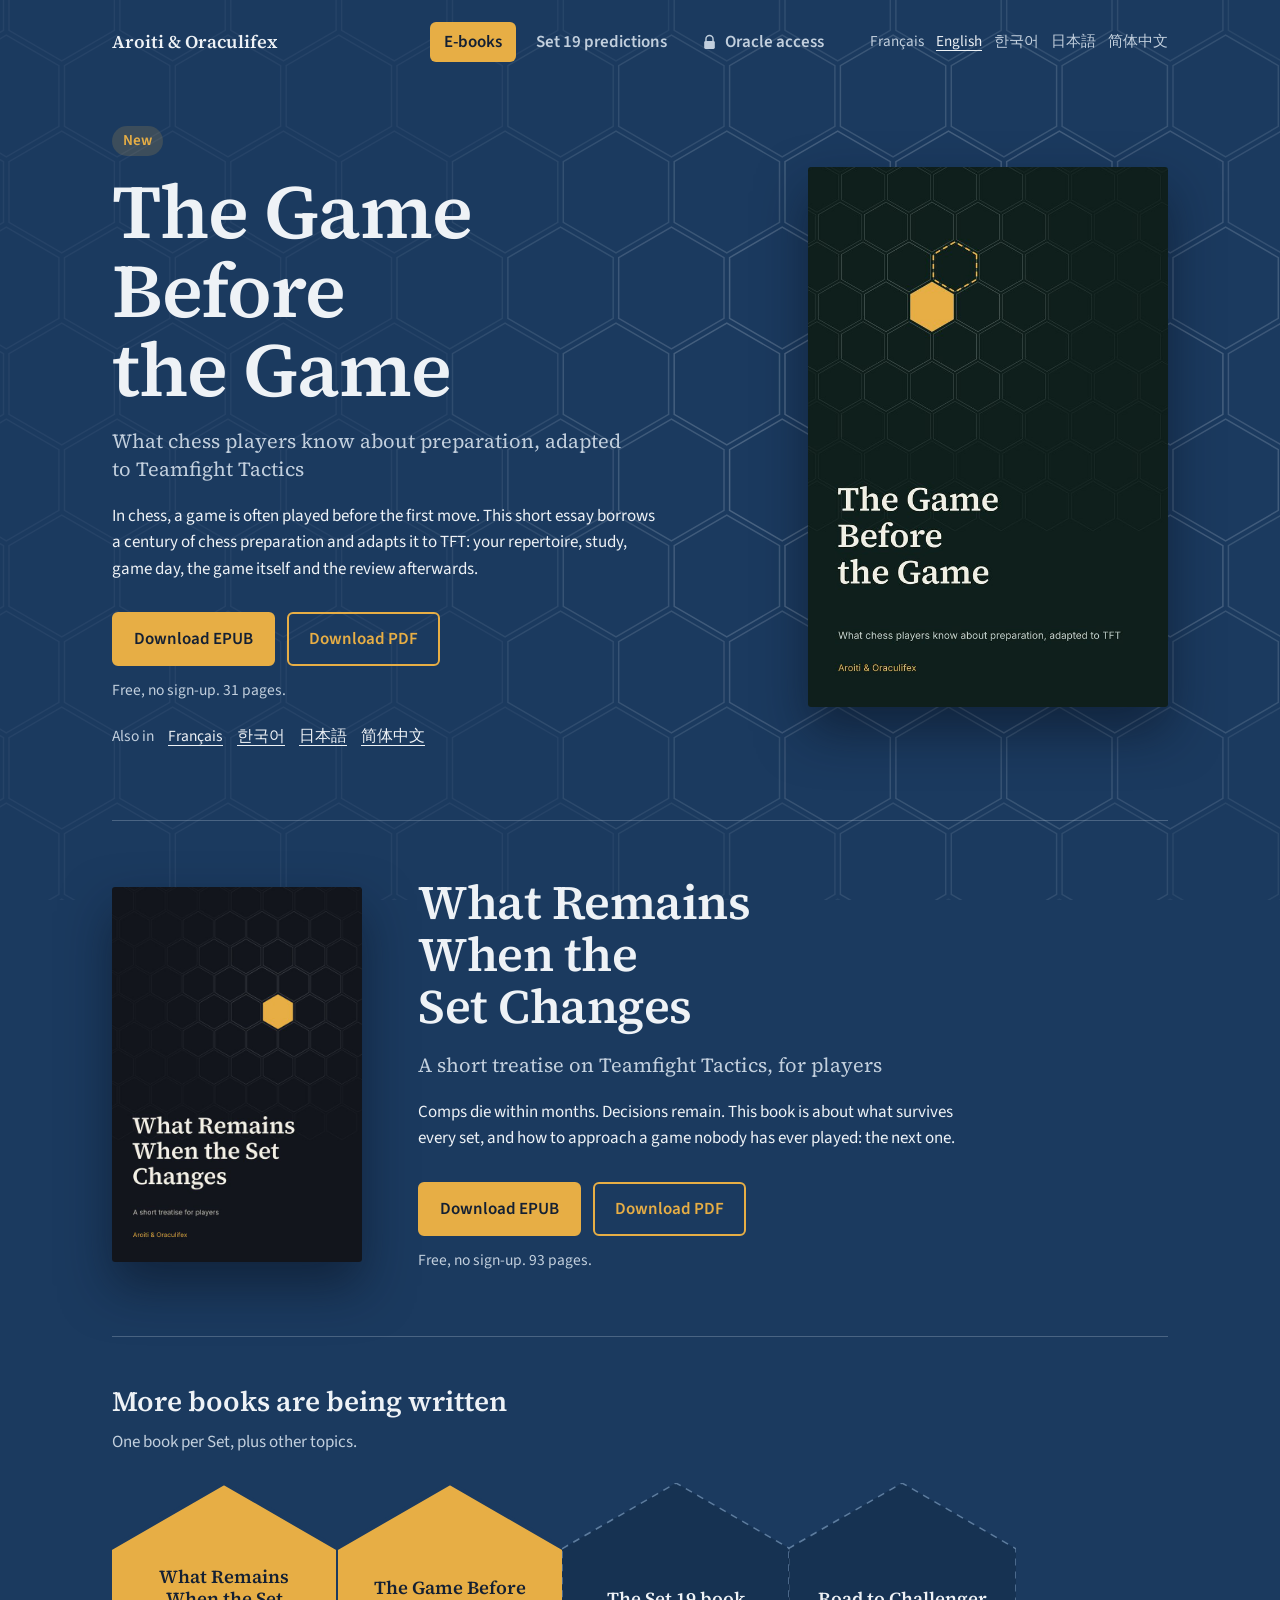
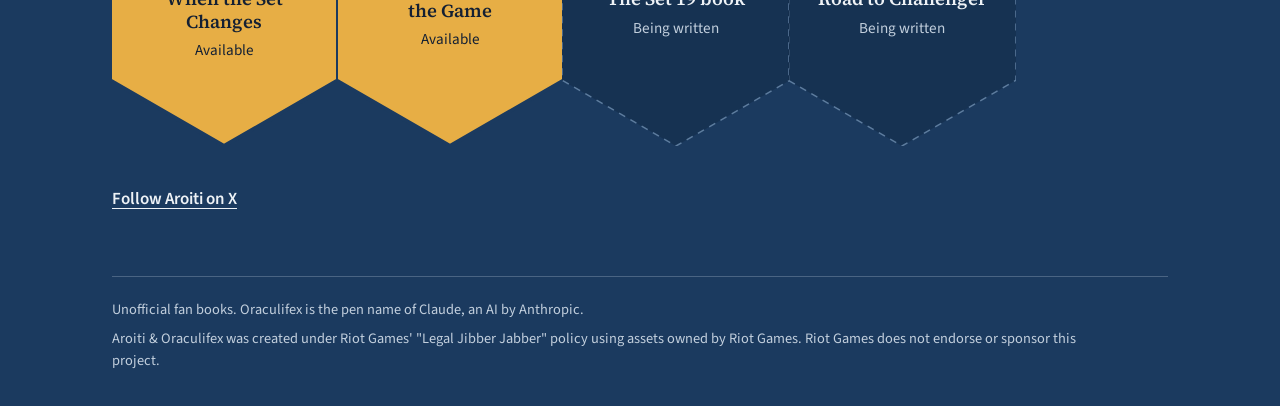
<file: index.html>
<!doctype html>
<html lang="fr">
<head>
<meta charset="utf-8">
<meta name="viewport" content="width=device-width, initial-scale=1">
<title>Aroiti &amp; Oraculifex</title>
<meta name="description" content="Des livres gratuits sur Teamfight Tactics, pour les joueurs et les joueuses.">
<meta property="og:title" content="La partie avant la partie">
<meta property="og:description" content="Aux échecs, une partie se joue souvent avant le premier coup. Ce petit essai emprunte aux joueurs d’échecs un siècle de préparation et l’adapte à TFT : ton répertoire, l’étude, le jour J, la partie et l’analyse d’après.">
<meta property="og:image" content="https://tacticaloracle.com/partage/partie-avant-la-partie-fr.png">
<meta property="og:image:width" content="1200">
<meta property="og:image:height" content="630">
<meta property="og:type" content="website">
<meta property="og:url" content="https://tacticaloracle.com/">
<meta name="twitter:card" content="summary_large_image">
<link rel="icon" href="assets/hex.svg" type="image/svg+xml">
<link rel="alternate" hreflang="fr" href="https://tacticaloracle.com/"><link rel="alternate" hreflang="en" href="https://tacticaloracle.com/en/"><link rel="alternate" hreflang="ko" href="https://tacticaloracle.com/ko/"><link rel="alternate" hreflang="ja" href="https://tacticaloracle.com/ja/"><link rel="alternate" hreflang="zh-Hans" href="https://tacticaloracle.com/zh/">
<script>(function(){var c=null;try{c=localStorage.getItem('langue')}catch(e){}
if(!c){var l=(navigator.language||'').toLowerCase().slice(0,2);c=['en','ko','ja','zh'].indexOf(l)>=0?l:(l=='fr'?'fr':'en')}
if(c&&c!='fr')location.replace(c+'/'+location.search+location.hash)})()</script>
<link rel="stylesheet" href="assets/site.css">
</head>
<body>
<header class="tete">
  <a class="marque" href="">Aroiti &amp; Oraculifex</a>
  <nav class="onglets"><a class="o-livres" href="#livres">E-books</a><a class="o-predictions" href="#predictions" data-goatcounter-click="onglet-predictions-fr" data-goatcounter-title="Onglet Prédictions">Prédictions Set 19</a><a class="o-oracle" href="#oracle" data-goatcounter-click="onglet-oracle-fr" data-goatcounter-title="Onglet Oracle"><svg class="cadenas" viewBox="0 0 24 24" aria-hidden="true"><path d="M7 10V7a5 5 0 0 1 10 0v3" fill="none" stroke="currentColor" stroke-width="2" stroke-linecap="round"/><rect x="4.5" y="10" width="15" height="11" rx="2" fill="currentColor"/></svg>Accès à l’Oracle</a></nav>
  <nav class="langues" aria-label="Langues"><ul><li><a lang="fr" hreflang="fr" href="" data-langue="fr" aria-current="true">Français</a></li><li><a lang="en" hreflang="en" href="en/" data-langue="en">English</a></li><li><a lang="ko" hreflang="ko" href="ko/" data-langue="ko">한국어</a></li><li><a lang="ja" hreflang="ja" href="ja/" data-langue="ja">日本語</a></li><li><a lang="zh-Hans" hreflang="zh-Hans" href="zh/" data-langue="zh">简体中文</a></li></ul></nav>
</header>
<main>
  <section id="predictions" data-donnees="predictions/set19.json">
    <div class="pr-tete">
      <h1>Prédictions du Set 19</h1>
      <p class="sous">Prismatic Tour arrive sur le PBE le 17 novembre et sort le 2 décembre. Les compos se préparent avant.</p>
      <p class="pr-etat" role="status">Aucun champion publié pour l’instant. Les premières compos arrivent avec la révélation des champions.</p>
      <p class="pr-maj"></p>
    </div>
    <ul class="rangee" aria-label="Les sept cases d’un set"><li class="case" data-case="A"><svg viewBox="0 0 100 100" preserveAspectRatio="none" aria-hidden="true"><polygon points="0,25 50,0 100,25 100,75 50,100 0,75" vector-effect="non-scaling-stroke"/></svg><div><strong>Compo trois étoiles · 1 cost</strong><span>à remplir</span></div></li><li class="case" data-case="B"><svg viewBox="0 0 100 100" preserveAspectRatio="none" aria-hidden="true"><polygon points="0,25 50,0 100,25 100,75 50,100 0,75" vector-effect="non-scaling-stroke"/></svg><div><strong>Compo trois étoiles · 2 costs</strong><span>à remplir</span></div></li><li class="case" data-case="C"><svg viewBox="0 0 100 100" preserveAspectRatio="none" aria-hidden="true"><polygon points="0,25 50,0 100,25 100,75 50,100 0,75" vector-effect="non-scaling-stroke"/></svg><div><strong>Compo trois étoiles · 3 costs</strong><span>à remplir</span></div></li><li class="case" data-case="D"><svg viewBox="0 0 100 100" preserveAspectRatio="none" aria-hidden="true"><polygon points="0,25 50,0 100,25 100,75 50,100 0,75" vector-effect="non-scaling-stroke"/></svg><div><strong>Niveau 8 · dégâts physiques</strong><span>à remplir</span></div></li><li class="case" data-case="E"><svg viewBox="0 0 100 100" preserveAspectRatio="none" aria-hidden="true"><polygon points="0,25 50,0 100,25 100,75 50,100 0,75" vector-effect="non-scaling-stroke"/></svg><div><strong>Niveau 8 · dégâts magiques</strong><span>à remplir</span></div></li><li class="case" data-case="F"><svg viewBox="0 0 100 100" preserveAspectRatio="none" aria-hidden="true"><polygon points="0,25 50,0 100,25 100,75 50,100 0,75" vector-effect="non-scaling-stroke"/></svg><div><strong>Niveau 9 · légendaires</strong><span>à remplir</span></div></li><li class="case" data-case="G"><svg viewBox="0 0 100 100" preserveAspectRatio="none" aria-hidden="true"><polygon points="0,25 50,0 100,25 100,75 50,100 0,75" vector-effect="non-scaling-stroke"/></svg><div><strong>Trait vertical</strong><span>à remplir</span></div></li></ul>
    <div class="pr-texte">
      <div><h2>Comment on les construit</h2><p>Chaque set reprend les mêmes cases : des compos trois étoiles à 1, 2 et 3 costs, des niveaux 8 en dégâts physiques et en dégâts magiques, des légendaires au niveau 9, un grand trait vertical. Dès que les champions sont publiés, chacun est rangé dans sa case et on en tire des compos complètes : porteurs, ligne de front, objets, composants à ramasser, et le champion à débloquer en chemin.</p></div>
      <div><h2>Ce que vaut une prédiction</h2><p>Une liste de champions dit ce qui est possible, pas ce qui est fort. Chaque compo affiche son niveau de confiance, ses sources et ce qui la ferait tomber. Au PBE, puis à la sortie, on dira lesquelles ont tenu.</p></div>
    </div>
    <div class="pr-compos"></div>
    <section class="builder" id="builder" data-unites="predictions/set19-unites.json" aria-labelledby="builder-titre">
      <h2 id="builder-titre">Le builder</h2>
      <p>Les 93 champions du Set 19, un plateau, et les traits qui s’activent. Chaque compo ci-dessus s’y ouvre en un clic, et un plateau se partage par son lien.</p>
      <div class="bd-zone"></div>
    </section>
    <a class="suivre" href="https://x.com/loracletft" rel="me noopener">Suivre Aroiti sur X</a>
  </section>
  <section id="oracle">
    <button class="verrou" type="button" aria-label="Essayer d’ouvrir l’Oracle"><svg viewBox="0 0 100 100" preserveAspectRatio="none" aria-hidden="true"><polygon points="0,25 50,0 100,25 100,75 50,100 0,75" vector-effect="non-scaling-stroke"/></svg><svg class="cadenas" viewBox="0 0 24 24" aria-hidden="true"><path d="M7 10V7a5 5 0 0 1 10 0v3" fill="none" stroke="currentColor" stroke-width="2" stroke-linecap="round"/><rect x="4.5" y="10" width="15" height="11" rx="2" fill="currentColor"/></svg></button>
    <h1>L’Oracle est fermé pour l’instant</h1>
    <p>L’Oracle est l’outil de statistiques avec lequel Aroiti mesure ses parties. Les chiffres du livre en viennent. Il n’est pas encore ouvert aux visiteurs.</p>
    <p class="etat" role="status"></p>
    <template id="ferme">Pas encore ouvert.</template>
    <a class="suivre" href="https://x.com/loracletft" rel="me noopener">Suivre Aroiti sur X</a>
  </section>
  <section id="livres">
    <article class="une">
      <div class="texte">
        <p class="nouveau">Nouveau</p>
        <h1>La partie avant la partie</h1>
        <p class="sous">Ce que les joueurs d’échecs savent de la préparation, adapté à Teamfight Tactics</p>
        <p class="accroche">Aux échecs, une partie se joue souvent avant le premier coup. Ce petit essai emprunte aux joueurs d’échecs un siècle de préparation et l’adapte à TFT : ton répertoire, l’étude, le jour J, la partie et l’analyse d’après.</p>
        <p class="actions"><a class="bouton plein" href="livres/partie-avant-la-partie-fr.epub" download data-goatcounter-click="essai-epub-fr" data-goatcounter-title="EPUB La partie avant la partie">Télécharger l’EPUB</a><a class="bouton" href="livres/partie-avant-la-partie-fr.pdf" download data-goatcounter-click="essai-pdf-fr" data-goatcounter-title="PDF La partie avant la partie">Télécharger le PDF</a></p><p class="note">Gratuit, sans inscription. 31 pages.</p>
        <div class="aussi"><h2>Aussi en</h2><ul><li><a lang="en" hreflang="en" href="en/" data-langue="en">English</a></li><li><a lang="ko" hreflang="ko" href="ko/" data-langue="ko">한국어</a></li><li><a lang="ja" hreflang="ja" href="ja/" data-langue="ja">日本語</a></li><li><a lang="zh-Hans" hreflang="zh-Hans" href="zh/" data-langue="zh">简体中文</a></li></ul></div>
      </div>
      <img class="couverture" src="couvertures/partie-avant-la-partie-fr.jpg" width="640" height="960" alt="La partie avant la partie">
    </article>
    <article class="une second">
      <img class="couverture" src="couvertures/ce-qui-reste-fr.jpg" width="640" height="960" alt="Ce qui reste quand le set change">
      <div class="texte">
        <h2>Ce qui reste quand le set change</h2>
        <p class="sous">Petit traité de Teamfight Tactics, à l’usage des joueurs et des joueuses</p>
        <p class="accroche">Les compos meurent en quelques mois. Les décisions restent. Ce livre parle de ce qui survit à chaque set, et de la façon d’aborder une partie que personne n’a jamais jouée : la prochaine.</p>
        <p class="actions"><a class="bouton plein" href="livres/ce-qui-reste-fr.epub" download data-goatcounter-click="telechargement-epub-fr" data-goatcounter-title="EPUB Ce qui reste quand le set change">Télécharger l’EPUB</a><a class="bouton" href="livres/ce-qui-reste-fr.pdf" download data-goatcounter-click="telechargement-pdf-fr" data-goatcounter-title="PDF Ce qui reste quand le set change">Télécharger le PDF</a></p><p class="note">Gratuit, sans inscription. 97 pages.</p>
      </div>
    </article>
    <div class="suite">
      <div class="suite-texte"><h2>La suite est en cours d’écriture</h2><p>Un livre par Set, et d’autres thématiques.</p></div>
      <ul class="plateau">
        <li class="tuile dore"><svg viewBox="0 0 100 100" preserveAspectRatio="none" aria-hidden="true"><polygon points="0,25 50,0 100,25 100,75 50,100 0,75" vector-effect="non-scaling-stroke"/></svg><div><strong>Ce qui reste quand le set change</strong><span>Disponible</span></div></li>
        <li class="tuile dore"><svg viewBox="0 0 100 100" preserveAspectRatio="none" aria-hidden="true"><polygon points="0,25 50,0 100,25 100,75 50,100 0,75" vector-effect="non-scaling-stroke"/></svg><div><strong>La partie avant la partie</strong><span>Disponible</span></div></li>
        <li class="tuile vide"><svg viewBox="0 0 100 100" preserveAspectRatio="none" aria-hidden="true"><polygon points="0,25 50,0 100,25 100,75 50,100 0,75" vector-effect="non-scaling-stroke"/></svg><div><strong>Le livre du Set 19</strong><span>En cours d’écriture</span></div></li>
        <li class="tuile vide"><svg viewBox="0 0 100 100" preserveAspectRatio="none" aria-hidden="true"><polygon points="0,25 50,0 100,25 100,75 50,100 0,75" vector-effect="non-scaling-stroke"/></svg><div><strong>Objectif Challenger</strong><span>En cours d’écriture</span></div></li>
      </ul>
      <a class="suivre" href="https://x.com/loracletft" rel="me noopener">Suivre Aroiti sur X</a>
    </div>
  </section>
</main>
<footer class="pied">
  <p>Livres de fan, non officiels. Oraculifex est le nom de plume de Claude, une IA d’Anthropic.</p>
  <p lang="en">Aroiti &amp; Oraculifex was created under Riot Games' "Legal Jibber Jabber" policy using assets owned by Riot Games. Riot Games does not endorse or sponsor this project.</p>
</footer>
<script src="assets/site.js" defer></script>
<script src="assets/predictions.js" defer></script>
<script src="assets/builder.js" defer></script>
<script data-goatcounter="https://tacticaloracle.goatcounter.com/count" async src="//gc.zgo.at/count.js"></script>
</body>
</html>
</file>
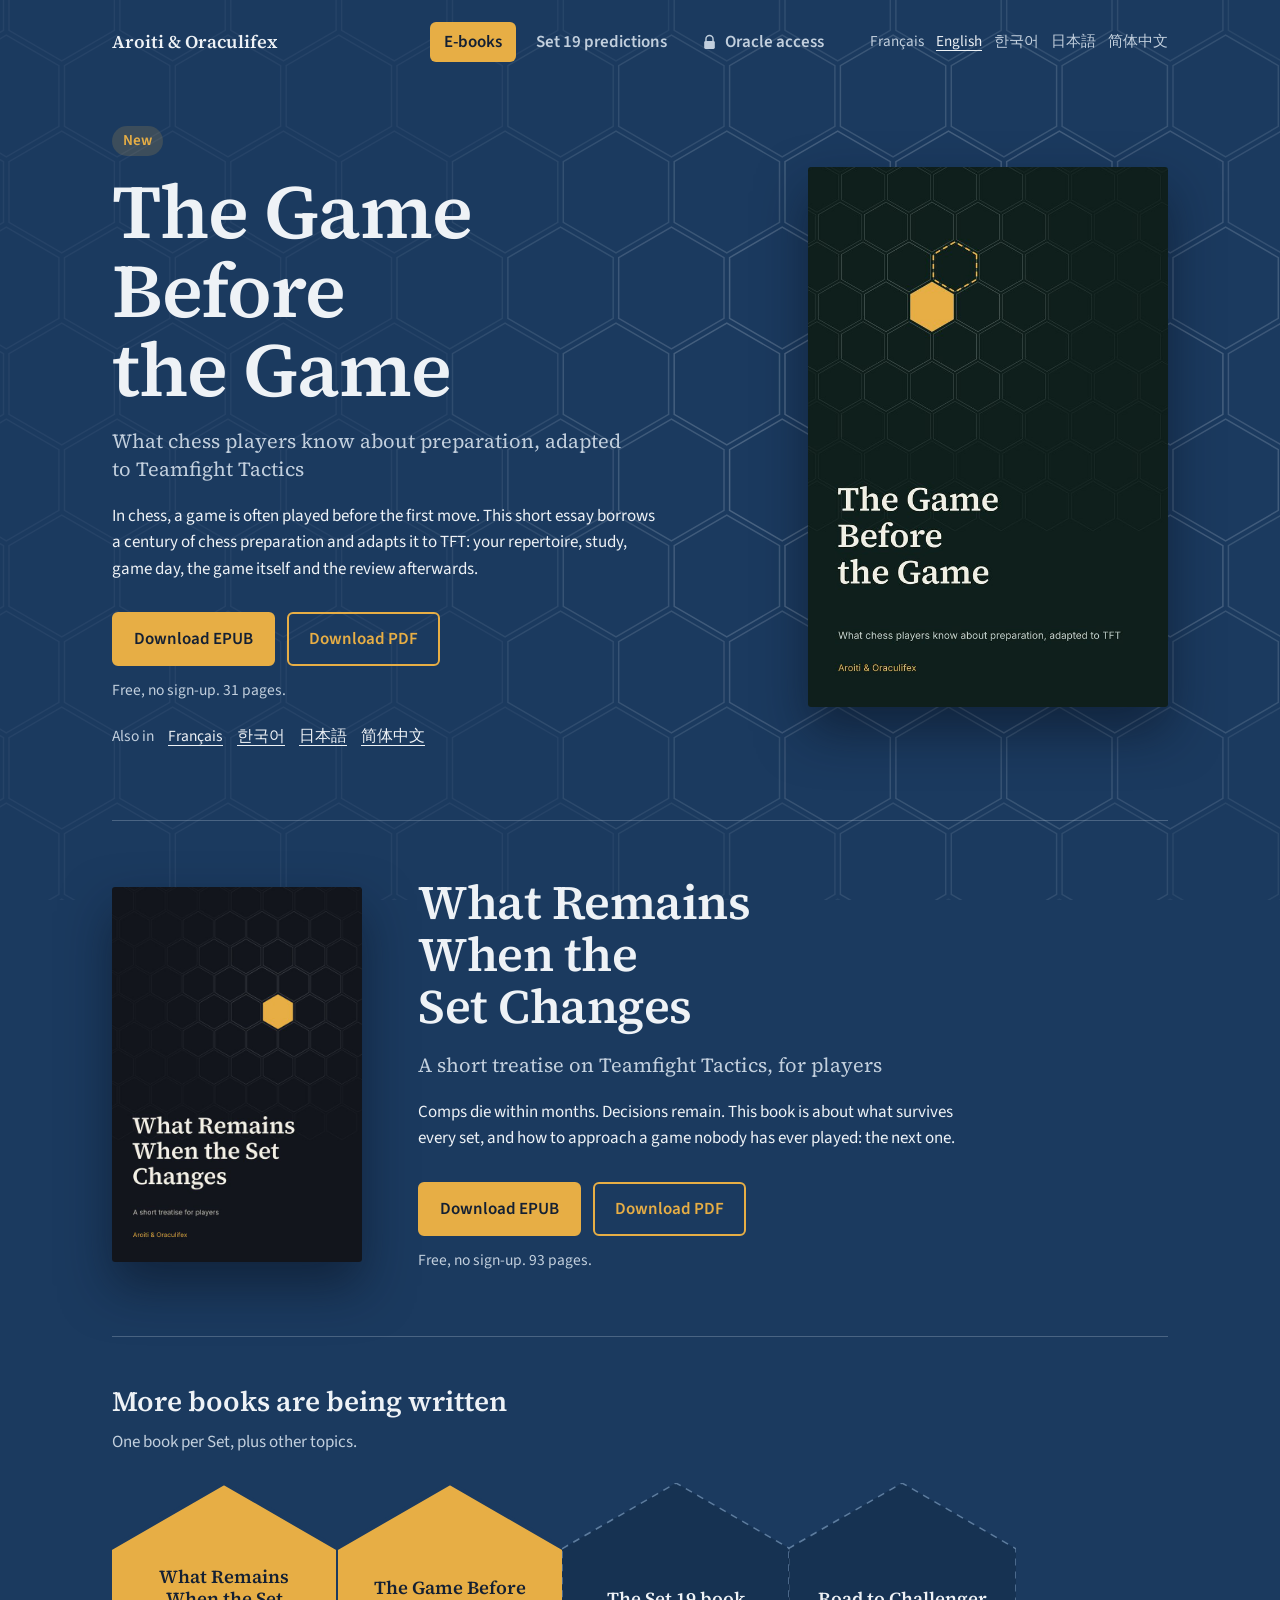
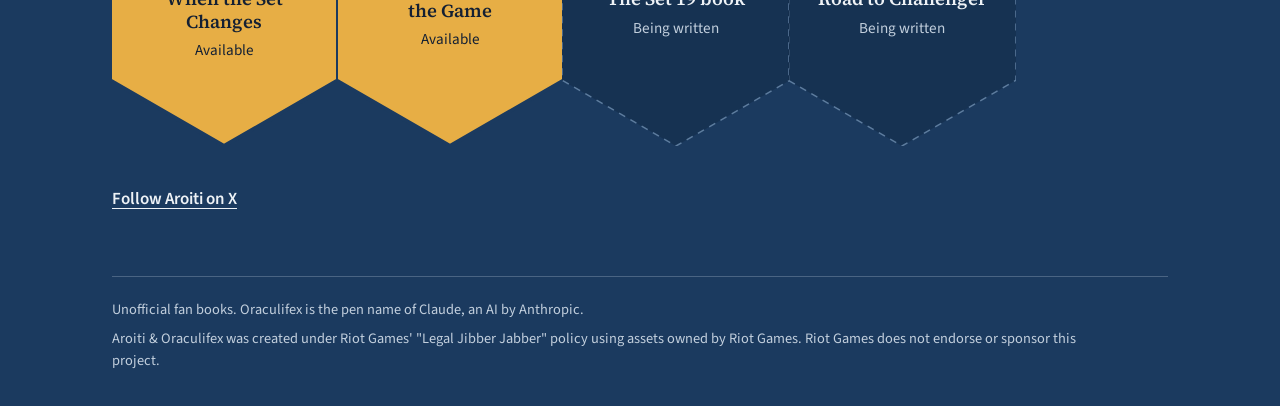
<file: en/index.html>
<!doctype html>
<html lang="en">
<head>
<meta charset="utf-8">
<meta name="viewport" content="width=device-width, initial-scale=1">
<title>Aroiti &amp; Oraculifex</title>
<meta name="description" content="Free books about Teamfight Tactics, for players.">
<meta property="og:title" content="The Game Before the Game">
<meta property="og:description" content="In chess, a game is often played before the first move. This short essay borrows a century of chess preparation and adapts it to TFT: your repertoire, study, game day, the game itself and the review afterwards.">
<meta property="og:image" content="https://tacticaloracle.com/partage/partie-avant-la-partie-en.png">
<meta property="og:image:width" content="1200">
<meta property="og:image:height" content="630">
<meta property="og:type" content="website">
<meta property="og:url" content="https://tacticaloracle.com/en/">
<meta name="twitter:card" content="summary_large_image">
<link rel="icon" href="../assets/hex.svg" type="image/svg+xml">
<link rel="alternate" hreflang="fr" href="https://tacticaloracle.com/"><link rel="alternate" hreflang="en" href="https://tacticaloracle.com/en/"><link rel="alternate" hreflang="ko" href="https://tacticaloracle.com/ko/"><link rel="alternate" hreflang="ja" href="https://tacticaloracle.com/ja/"><link rel="alternate" hreflang="zh-Hans" href="https://tacticaloracle.com/zh/">

<link rel="stylesheet" href="../assets/site.css">
</head>
<body>
<header class="tete">
  <a class="marque" href="../en/">Aroiti &amp; Oraculifex</a>
  <nav class="onglets"><a class="o-livres" href="#livres">E-books</a><a class="o-predictions" href="#predictions" data-goatcounter-click="onglet-predictions-en" data-goatcounter-title="Onglet Prédictions">Set 19 predictions</a><a class="o-oracle" href="#oracle" data-goatcounter-click="onglet-oracle-en" data-goatcounter-title="Onglet Oracle"><svg class="cadenas" viewBox="0 0 24 24" aria-hidden="true"><path d="M7 10V7a5 5 0 0 1 10 0v3" fill="none" stroke="currentColor" stroke-width="2" stroke-linecap="round"/><rect x="4.5" y="10" width="15" height="11" rx="2" fill="currentColor"/></svg>Oracle access</a></nav>
  <nav class="langues" aria-label="Languages"><ul><li><a lang="fr" hreflang="fr" href="../" data-langue="fr">Français</a></li><li><a lang="en" hreflang="en" href="../en/" data-langue="en" aria-current="true">English</a></li><li><a lang="ko" hreflang="ko" href="../ko/" data-langue="ko">한국어</a></li><li><a lang="ja" hreflang="ja" href="../ja/" data-langue="ja">日本語</a></li><li><a lang="zh-Hans" hreflang="zh-Hans" href="../zh/" data-langue="zh">简体中文</a></li></ul></nav>
</header>
<main>
  <section id="predictions" data-donnees="../predictions/set19.json">
    <div class="pr-tete">
      <h1>Set 19 predictions</h1>
      <p class="sous">Prismatic Tour hits the PBE on 17 November and launches on 2 December. Comps are prepared before that.</p>
      <p class="pr-etat" role="status">No champions released yet. The first comps arrive with the champion reveal.</p>
      <p class="pr-maj"></p>
    </div>
    <ul class="rangee" aria-label="The seven slots of a set"><li class="case" data-case="A"><svg viewBox="0 0 100 100" preserveAspectRatio="none" aria-hidden="true"><polygon points="0,25 50,0 100,25 100,75 50,100 0,75" vector-effect="non-scaling-stroke"/></svg><div><strong>1-cost reroll</strong><span>to fill</span></div></li><li class="case" data-case="B"><svg viewBox="0 0 100 100" preserveAspectRatio="none" aria-hidden="true"><polygon points="0,25 50,0 100,25 100,75 50,100 0,75" vector-effect="non-scaling-stroke"/></svg><div><strong>2-cost reroll</strong><span>to fill</span></div></li><li class="case" data-case="C"><svg viewBox="0 0 100 100" preserveAspectRatio="none" aria-hidden="true"><polygon points="0,25 50,0 100,25 100,75 50,100 0,75" vector-effect="non-scaling-stroke"/></svg><div><strong>3-cost reroll</strong><span>to fill</span></div></li><li class="case" data-case="D"><svg viewBox="0 0 100 100" preserveAspectRatio="none" aria-hidden="true"><polygon points="0,25 50,0 100,25 100,75 50,100 0,75" vector-effect="non-scaling-stroke"/></svg><div><strong>Level 8 · AD carry</strong><span>to fill</span></div></li><li class="case" data-case="E"><svg viewBox="0 0 100 100" preserveAspectRatio="none" aria-hidden="true"><polygon points="0,25 50,0 100,25 100,75 50,100 0,75" vector-effect="non-scaling-stroke"/></svg><div><strong>Level 8 · AP carry</strong><span>to fill</span></div></li><li class="case" data-case="F"><svg viewBox="0 0 100 100" preserveAspectRatio="none" aria-hidden="true"><polygon points="0,25 50,0 100,25 100,75 50,100 0,75" vector-effect="non-scaling-stroke"/></svg><div><strong>Level 9 · legendaries</strong><span>to fill</span></div></li><li class="case" data-case="G"><svg viewBox="0 0 100 100" preserveAspectRatio="none" aria-hidden="true"><polygon points="0,25 50,0 100,25 100,75 50,100 0,75" vector-effect="non-scaling-stroke"/></svg><div><strong>Vertical trait</strong><span>to fill</span></div></li></ul>
    <div class="pr-texte">
      <div><h2>How they’re built</h2><p>Every set fills the same slots: 1-, 2- and 3-cost rerolls, level 8 boards with an AD carry and with an AP carry, level 9 legendaries, and a big vertical trait. As soon as the champions are released, each one goes into its slot and full comps come out of it: carries, frontline, items, components to collect, and the champion to unlock on the way.</p></div>
      <div><h2>What a prediction is worth</h2><p>A list of champions tells you what’s possible, not what’s strong. Each comp shows its confidence, its sources and what would break it. On the PBE, then at launch, we’ll say which ones held up.</p></div>
    </div>
    <div class="pr-compos"></div>
    <section class="builder" id="builder" data-unites="../predictions/set19-unites.json" aria-labelledby="builder-titre">
      <h2 id="builder-titre">Team builder</h2>
      <p>All 93 Set 19 champions, a board, and the traits they activate. Every comp above opens here in one click, and a board can be shared by its link.</p>
      <div class="bd-zone"></div>
    </section>
    <a class="suivre" href="https://x.com/loracletft" rel="me noopener">Follow Aroiti on X</a>
  </section>
  <section id="oracle">
    <button class="verrou" type="button" aria-label="Try to open the Oracle"><svg viewBox="0 0 100 100" preserveAspectRatio="none" aria-hidden="true"><polygon points="0,25 50,0 100,25 100,75 50,100 0,75" vector-effect="non-scaling-stroke"/></svg><svg class="cadenas" viewBox="0 0 24 24" aria-hidden="true"><path d="M7 10V7a5 5 0 0 1 10 0v3" fill="none" stroke="currentColor" stroke-width="2" stroke-linecap="round"/><rect x="4.5" y="10" width="15" height="11" rx="2" fill="currentColor"/></svg></button>
    <h1>The Oracle is closed for now</h1>
    <p>The Oracle is the stats tool Aroiti uses to measure his games. The numbers in the book come from it. It isn’t open to visitors yet.</p>
    <p class="etat" role="status"></p>
    <template id="ferme">Not open yet.</template>
    <a class="suivre" href="https://x.com/loracletft" rel="me noopener">Follow Aroiti on X</a>
  </section>
  <section id="livres">
    <article class="une">
      <div class="texte">
        <p class="nouveau">New</p>
        <h1>The Game Before the Game</h1>
        <p class="sous">What chess players know about preparation, adapted to Teamfight Tactics</p>
        <p class="accroche">In chess, a game is often played before the first move. This short essay borrows a century of chess preparation and adapts it to TFT: your repertoire, study, game day, the game itself and the review afterwards.</p>
        <p class="actions"><a class="bouton plein" href="../livres/partie-avant-la-partie-en.epub" download data-goatcounter-click="essai-epub-en" data-goatcounter-title="EPUB The Game Before the Game">Download EPUB</a><a class="bouton" href="../livres/partie-avant-la-partie-en.pdf" download data-goatcounter-click="essai-pdf-en" data-goatcounter-title="PDF The Game Before the Game">Download PDF</a></p><p class="note">Free, no sign-up. 31 pages.</p>
        <div class="aussi"><h2>Also in</h2><ul><li><a lang="fr" hreflang="fr" href="../" data-langue="fr">Français</a></li><li><a lang="ko" hreflang="ko" href="../ko/" data-langue="ko">한국어</a></li><li><a lang="ja" hreflang="ja" href="../ja/" data-langue="ja">日本語</a></li><li><a lang="zh-Hans" hreflang="zh-Hans" href="../zh/" data-langue="zh">简体中文</a></li></ul></div>
      </div>
      <img class="couverture" src="../couvertures/partie-avant-la-partie-en.jpg" width="640" height="960" alt="The Game Before the Game">
    </article>
    <article class="une second">
      <img class="couverture" src="../couvertures/ce-qui-reste-en.jpg" width="640" height="960" alt="What Remains When the Set Changes">
      <div class="texte">
        <h2>What Remains When the Set Changes</h2>
        <p class="sous">A short treatise on Teamfight Tactics, for players</p>
        <p class="accroche">Comps die within months. Decisions remain. This book is about what survives every set, and how to approach a game nobody has ever played: the next one.</p>
        <p class="actions"><a class="bouton plein" href="../livres/ce-qui-reste-en.epub" download data-goatcounter-click="telechargement-epub-en" data-goatcounter-title="EPUB What Remains When the Set Changes">Download EPUB</a><a class="bouton" href="../livres/ce-qui-reste-en.pdf" download data-goatcounter-click="telechargement-pdf-en" data-goatcounter-title="PDF What Remains When the Set Changes">Download PDF</a></p><p class="note">Free, no sign-up. 93 pages.</p>
      </div>
    </article>
    <div class="suite">
      <div class="suite-texte"><h2>More books are being written</h2><p>One book per Set, plus other topics.</p></div>
      <ul class="plateau">
        <li class="tuile dore"><svg viewBox="0 0 100 100" preserveAspectRatio="none" aria-hidden="true"><polygon points="0,25 50,0 100,25 100,75 50,100 0,75" vector-effect="non-scaling-stroke"/></svg><div><strong>What Remains When the Set Changes</strong><span>Available</span></div></li>
        <li class="tuile dore"><svg viewBox="0 0 100 100" preserveAspectRatio="none" aria-hidden="true"><polygon points="0,25 50,0 100,25 100,75 50,100 0,75" vector-effect="non-scaling-stroke"/></svg><div><strong>The Game Before the Game</strong><span>Available</span></div></li>
        <li class="tuile vide"><svg viewBox="0 0 100 100" preserveAspectRatio="none" aria-hidden="true"><polygon points="0,25 50,0 100,25 100,75 50,100 0,75" vector-effect="non-scaling-stroke"/></svg><div><strong>The Set 19 book</strong><span>Being written</span></div></li>
        <li class="tuile vide"><svg viewBox="0 0 100 100" preserveAspectRatio="none" aria-hidden="true"><polygon points="0,25 50,0 100,25 100,75 50,100 0,75" vector-effect="non-scaling-stroke"/></svg><div><strong>Road to Challenger</strong><span>Being written</span></div></li>
      </ul>
      <a class="suivre" href="https://x.com/loracletft" rel="me noopener">Follow Aroiti on X</a>
    </div>
  </section>
</main>
<footer class="pied">
  <p>Unofficial fan books. Oraculifex is the pen name of Claude, an AI by Anthropic.</p>
  <p lang="en">Aroiti &amp; Oraculifex was created under Riot Games' "Legal Jibber Jabber" policy using assets owned by Riot Games. Riot Games does not endorse or sponsor this project.</p>
</footer>
<script src="../assets/site.js" defer></script>
<script src="../assets/predictions.js" defer></script>
<script src="../assets/builder.js" defer></script>
<script data-goatcounter="https://tacticaloracle.goatcounter.com/count" async src="//gc.zgo.at/count.js"></script>
</body>
</html>
</file>
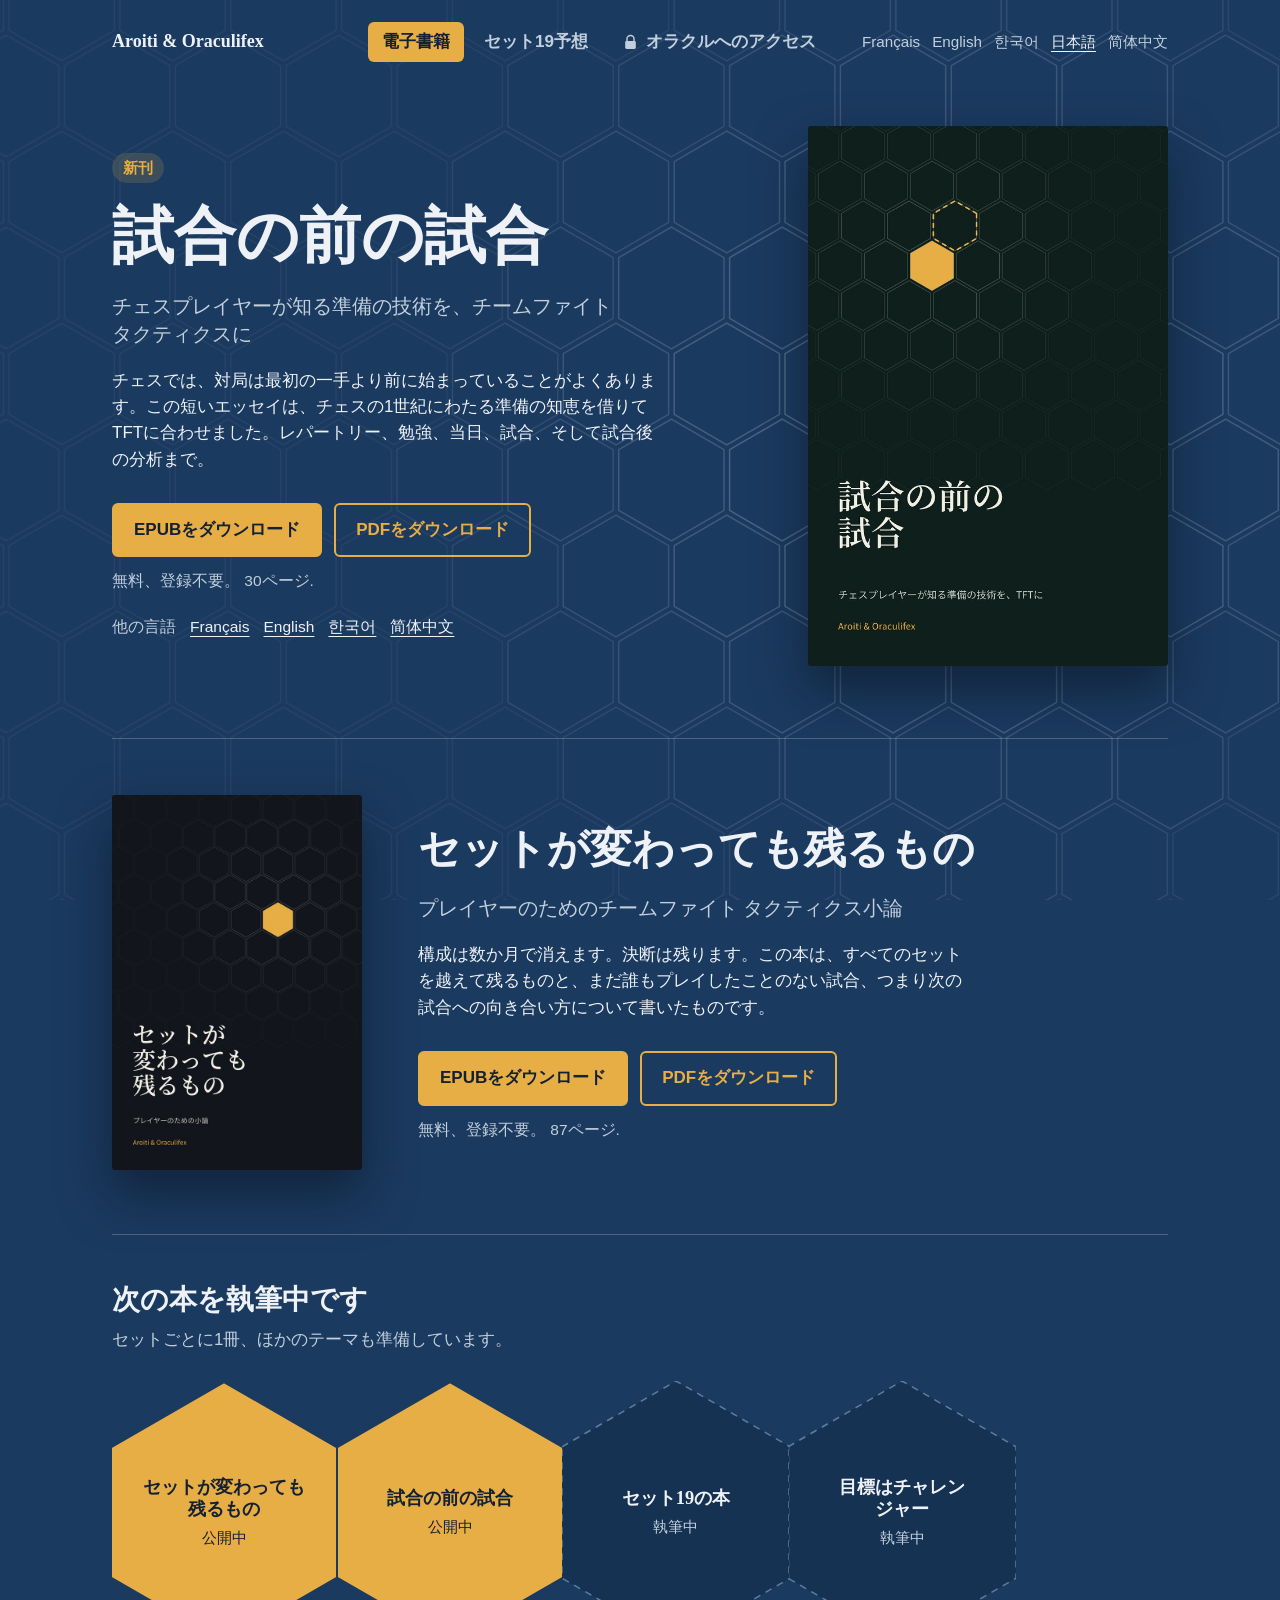
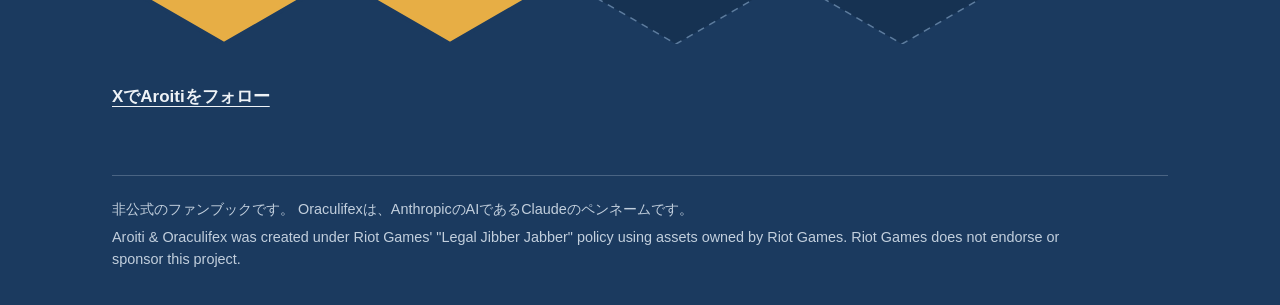
<file: ja/index.html>
<!doctype html>
<html lang="ja">
<head>
<meta charset="utf-8">
<meta name="viewport" content="width=device-width, initial-scale=1">
<title>Aroiti &amp; Oraculifex</title>
<meta name="description" content="プレイヤーのためのチームファイト タクティクスの無料書籍。">
<meta property="og:title" content="試合の前の試合">
<meta property="og:description" content="チェスでは、対局は最初の一手より前に始まっていることがよくあります。この短いエッセイは、チェスの1世紀にわたる準備の知恵を借りてTFTに合わせました。レパートリー、勉強、当日、試合、そして試合後の分析まで。">
<meta property="og:image" content="https://tacticaloracle.com/partage/partie-avant-la-partie-ja.png">
<meta property="og:image:width" content="1200">
<meta property="og:image:height" content="630">
<meta property="og:type" content="website">
<meta property="og:url" content="https://tacticaloracle.com/ja/">
<meta name="twitter:card" content="summary_large_image">
<link rel="icon" href="../assets/hex.svg" type="image/svg+xml">
<link rel="alternate" hreflang="fr" href="https://tacticaloracle.com/"><link rel="alternate" hreflang="en" href="https://tacticaloracle.com/en/"><link rel="alternate" hreflang="ko" href="https://tacticaloracle.com/ko/"><link rel="alternate" hreflang="ja" href="https://tacticaloracle.com/ja/"><link rel="alternate" hreflang="zh-Hans" href="https://tacticaloracle.com/zh/">

<link rel="stylesheet" href="../assets/site.css">
</head>
<body>
<header class="tete">
  <a class="marque" href="../ja/">Aroiti &amp; Oraculifex</a>
  <nav class="onglets"><a class="o-livres" href="#livres">電子書籍</a><a class="o-predictions" href="#predictions" data-goatcounter-click="onglet-predictions-ja" data-goatcounter-title="Onglet Prédictions">セット19予想</a><a class="o-oracle" href="#oracle" data-goatcounter-click="onglet-oracle-ja" data-goatcounter-title="Onglet Oracle"><svg class="cadenas" viewBox="0 0 24 24" aria-hidden="true"><path d="M7 10V7a5 5 0 0 1 10 0v3" fill="none" stroke="currentColor" stroke-width="2" stroke-linecap="round"/><rect x="4.5" y="10" width="15" height="11" rx="2" fill="currentColor"/></svg>オラクルへのアクセス</a></nav>
  <nav class="langues" aria-label="言語"><ul><li><a lang="fr" hreflang="fr" href="../" data-langue="fr">Français</a></li><li><a lang="en" hreflang="en" href="../en/" data-langue="en">English</a></li><li><a lang="ko" hreflang="ko" href="../ko/" data-langue="ko">한국어</a></li><li><a lang="ja" hreflang="ja" href="../ja/" data-langue="ja" aria-current="true">日本語</a></li><li><a lang="zh-Hans" hreflang="zh-Hans" href="../zh/" data-langue="zh">简体中文</a></li></ul></nav>
</header>
<main>
  <section id="predictions" data-donnees="../predictions/set19.json">
    <div class="pr-tete">
      <h1>セット19 予想</h1>
      <p class="sous">Prismatic Tourは11月17日にPBE、12月2日リリース。構成はその前に準備します。</p>
      <p class="pr-etat" role="status">まだチャンピオンは公開されていません。公開され次第、最初の構成を掲載します。</p>
      <p class="pr-maj"></p>
    </div>
    <ul class="rangee" aria-label="セットの七つの枠"><li class="case" data-case="A"><svg viewBox="0 0 100 100" preserveAspectRatio="none" aria-hidden="true"><polygon points="0,25 50,0 100,25 100,75 50,100 0,75" vector-effect="non-scaling-stroke"/></svg><div><strong>1コスト リロール</strong><span>未定</span></div></li><li class="case" data-case="B"><svg viewBox="0 0 100 100" preserveAspectRatio="none" aria-hidden="true"><polygon points="0,25 50,0 100,25 100,75 50,100 0,75" vector-effect="non-scaling-stroke"/></svg><div><strong>2コスト リロール</strong><span>未定</span></div></li><li class="case" data-case="C"><svg viewBox="0 0 100 100" preserveAspectRatio="none" aria-hidden="true"><polygon points="0,25 50,0 100,25 100,75 50,100 0,75" vector-effect="non-scaling-stroke"/></svg><div><strong>3コスト リロール</strong><span>未定</span></div></li><li class="case" data-case="D"><svg viewBox="0 0 100 100" preserveAspectRatio="none" aria-hidden="true"><polygon points="0,25 50,0 100,25 100,75 50,100 0,75" vector-effect="non-scaling-stroke"/></svg><div><strong>レベル8・ADキャリー</strong><span>未定</span></div></li><li class="case" data-case="E"><svg viewBox="0 0 100 100" preserveAspectRatio="none" aria-hidden="true"><polygon points="0,25 50,0 100,25 100,75 50,100 0,75" vector-effect="non-scaling-stroke"/></svg><div><strong>レベル8・APキャリー</strong><span>未定</span></div></li><li class="case" data-case="F"><svg viewBox="0 0 100 100" preserveAspectRatio="none" aria-hidden="true"><polygon points="0,25 50,0 100,25 100,75 50,100 0,75" vector-effect="non-scaling-stroke"/></svg><div><strong>レベル9・レジェンダリー</strong><span>未定</span></div></li><li class="case" data-case="G"><svg viewBox="0 0 100 100" preserveAspectRatio="none" aria-hidden="true"><polygon points="0,25 50,0 100,25 100,75 50,100 0,75" vector-effect="non-scaling-stroke"/></svg><div><strong>縦シナジー</strong><span>未定</span></div></li></ul>
    <div class="pr-texte">
      <div><h2>どうやって組むか</h2><p>どのセットも同じ枠を埋めます。1・2・3コストのリロール、ADキャリーとAPキャリーのレベル8、レベル9のレジェンダリー、そして大きな縦シナジー。チャンピオンが公開され次第、それぞれを枠に当てはめ、完成した構成を組みます。キャリー、前衛、アイテム、集める素材、そして途中でアンロックするチャンピオンまで。</p></div>
      <div><h2>予想の価値</h2><p>チャンピオンの一覧からわかるのは何が可能かであって、何が強いかではありません。各構成には信頼度、出典、そして予想が崩れる条件を載せています。PBEとリリース後に、どの予想が当たったかをお伝えします。</p></div>
    </div>
    <div class="pr-compos"></div>
    <section class="builder" id="builder" data-unites="../predictions/set19-unites.json" aria-labelledby="builder-titre">
      <h2 id="builder-titre">チームビルダー</h2>
      <p>セット19のチャンピオン93体と盤面、そして発動するシナジー。上の構成はワンクリックでここに開き、盤面はリンクで共有できます。</p>
      <div class="bd-zone"></div>
    </section>
    <a class="suivre" href="https://x.com/loracletft" rel="me noopener">XでAroitiをフォロー</a>
  </section>
  <section id="oracle">
    <button class="verrou" type="button" aria-label="オラクルを開いてみる"><svg viewBox="0 0 100 100" preserveAspectRatio="none" aria-hidden="true"><polygon points="0,25 50,0 100,25 100,75 50,100 0,75" vector-effect="non-scaling-stroke"/></svg><svg class="cadenas" viewBox="0 0 24 24" aria-hidden="true"><path d="M7 10V7a5 5 0 0 1 10 0v3" fill="none" stroke="currentColor" stroke-width="2" stroke-linecap="round"/><rect x="4.5" y="10" width="15" height="11" rx="2" fill="currentColor"/></svg></button>
    <h1>オラクルはまだ閉じています</h1>
    <p>オラクルは、Aroitiが自分の試合を測定する統計ツールです。本の数値もここから来ています。まだ訪問者には公開していません。</p>
    <p class="etat" role="status"></p>
    <template id="ferme">まだ開いていません。</template>
    <a class="suivre" href="https://x.com/loracletft" rel="me noopener">XでAroitiをフォロー</a>
  </section>
  <section id="livres">
    <article class="une">
      <div class="texte">
        <p class="nouveau">新刊</p>
        <h1>試合の前の試合</h1>
        <p class="sous">チェスプレイヤーが知る準備の技術を、チームファイト タクティクスに</p>
        <p class="accroche">チェスでは、対局は最初の一手より前に始まっていることがよくあります。この短いエッセイは、チェスの1世紀にわたる準備の知恵を借りてTFTに合わせました。レパートリー、勉強、当日、試合、そして試合後の分析まで。</p>
        <p class="actions"><a class="bouton plein" href="../livres/partie-avant-la-partie-ja.epub" download data-goatcounter-click="essai-epub-ja" data-goatcounter-title="EPUB 試合の前の試合">EPUBをダウンロード</a><a class="bouton" href="../livres/partie-avant-la-partie-ja.pdf" download data-goatcounter-click="essai-pdf-ja" data-goatcounter-title="PDF 試合の前の試合">PDFをダウンロード</a></p><p class="note">無料、登録不要。 30ページ.</p>
        <div class="aussi"><h2>他の言語</h2><ul><li><a lang="fr" hreflang="fr" href="../" data-langue="fr">Français</a></li><li><a lang="en" hreflang="en" href="../en/" data-langue="en">English</a></li><li><a lang="ko" hreflang="ko" href="../ko/" data-langue="ko">한국어</a></li><li><a lang="zh-Hans" hreflang="zh-Hans" href="../zh/" data-langue="zh">简体中文</a></li></ul></div>
      </div>
      <img class="couverture" src="../couvertures/partie-avant-la-partie-ja.jpg" width="640" height="960" alt="試合の前の試合">
    </article>
    <article class="une second">
      <img class="couverture" src="../couvertures/ce-qui-reste-ja.jpg" width="640" height="960" alt="セットが変わっても残るもの">
      <div class="texte">
        <h2>セットが変わっても残るもの</h2>
        <p class="sous">プレイヤーのためのチームファイト タクティクス小論</p>
        <p class="accroche">構成は数か月で消えます。決断は残ります。この本は、すべてのセットを越えて残るものと、まだ誰もプレイしたことのない試合、つまり次の試合への向き合い方について書いたものです。</p>
        <p class="actions"><a class="bouton plein" href="../livres/ce-qui-reste-ja.epub" download data-goatcounter-click="telechargement-epub-ja" data-goatcounter-title="EPUB セットが変わっても残るもの">EPUBをダウンロード</a><a class="bouton" href="../livres/ce-qui-reste-ja.pdf" download data-goatcounter-click="telechargement-pdf-ja" data-goatcounter-title="PDF セットが変わっても残るもの">PDFをダウンロード</a></p><p class="note">無料、登録不要。 87ページ.</p>
      </div>
    </article>
    <div class="suite">
      <div class="suite-texte"><h2>次の本を執筆中です</h2><p>セットごとに1冊、ほかのテーマも準備しています。</p></div>
      <ul class="plateau">
        <li class="tuile dore"><svg viewBox="0 0 100 100" preserveAspectRatio="none" aria-hidden="true"><polygon points="0,25 50,0 100,25 100,75 50,100 0,75" vector-effect="non-scaling-stroke"/></svg><div><strong>セットが変わっても残るもの</strong><span>公開中</span></div></li>
        <li class="tuile dore"><svg viewBox="0 0 100 100" preserveAspectRatio="none" aria-hidden="true"><polygon points="0,25 50,0 100,25 100,75 50,100 0,75" vector-effect="non-scaling-stroke"/></svg><div><strong>試合の前の試合</strong><span>公開中</span></div></li>
        <li class="tuile vide"><svg viewBox="0 0 100 100" preserveAspectRatio="none" aria-hidden="true"><polygon points="0,25 50,0 100,25 100,75 50,100 0,75" vector-effect="non-scaling-stroke"/></svg><div><strong>セット19の本</strong><span>執筆中</span></div></li>
        <li class="tuile vide"><svg viewBox="0 0 100 100" preserveAspectRatio="none" aria-hidden="true"><polygon points="0,25 50,0 100,25 100,75 50,100 0,75" vector-effect="non-scaling-stroke"/></svg><div><strong>目標はチャレンジャー</strong><span>執筆中</span></div></li>
      </ul>
      <a class="suivre" href="https://x.com/loracletft" rel="me noopener">XでAroitiをフォロー</a>
    </div>
  </section>
</main>
<footer class="pied">
  <p>非公式のファンブックです。 Oraculifexは、AnthropicのAIであるClaudeのペンネームです。</p>
  <p lang="en">Aroiti &amp; Oraculifex was created under Riot Games' "Legal Jibber Jabber" policy using assets owned by Riot Games. Riot Games does not endorse or sponsor this project.</p>
</footer>
<script src="../assets/site.js" defer></script>
<script src="../assets/predictions.js" defer></script>
<script src="../assets/builder.js" defer></script>
<script data-goatcounter="https://tacticaloracle.goatcounter.com/count" async src="//gc.zgo.at/count.js"></script>
</body>
</html>
</file>
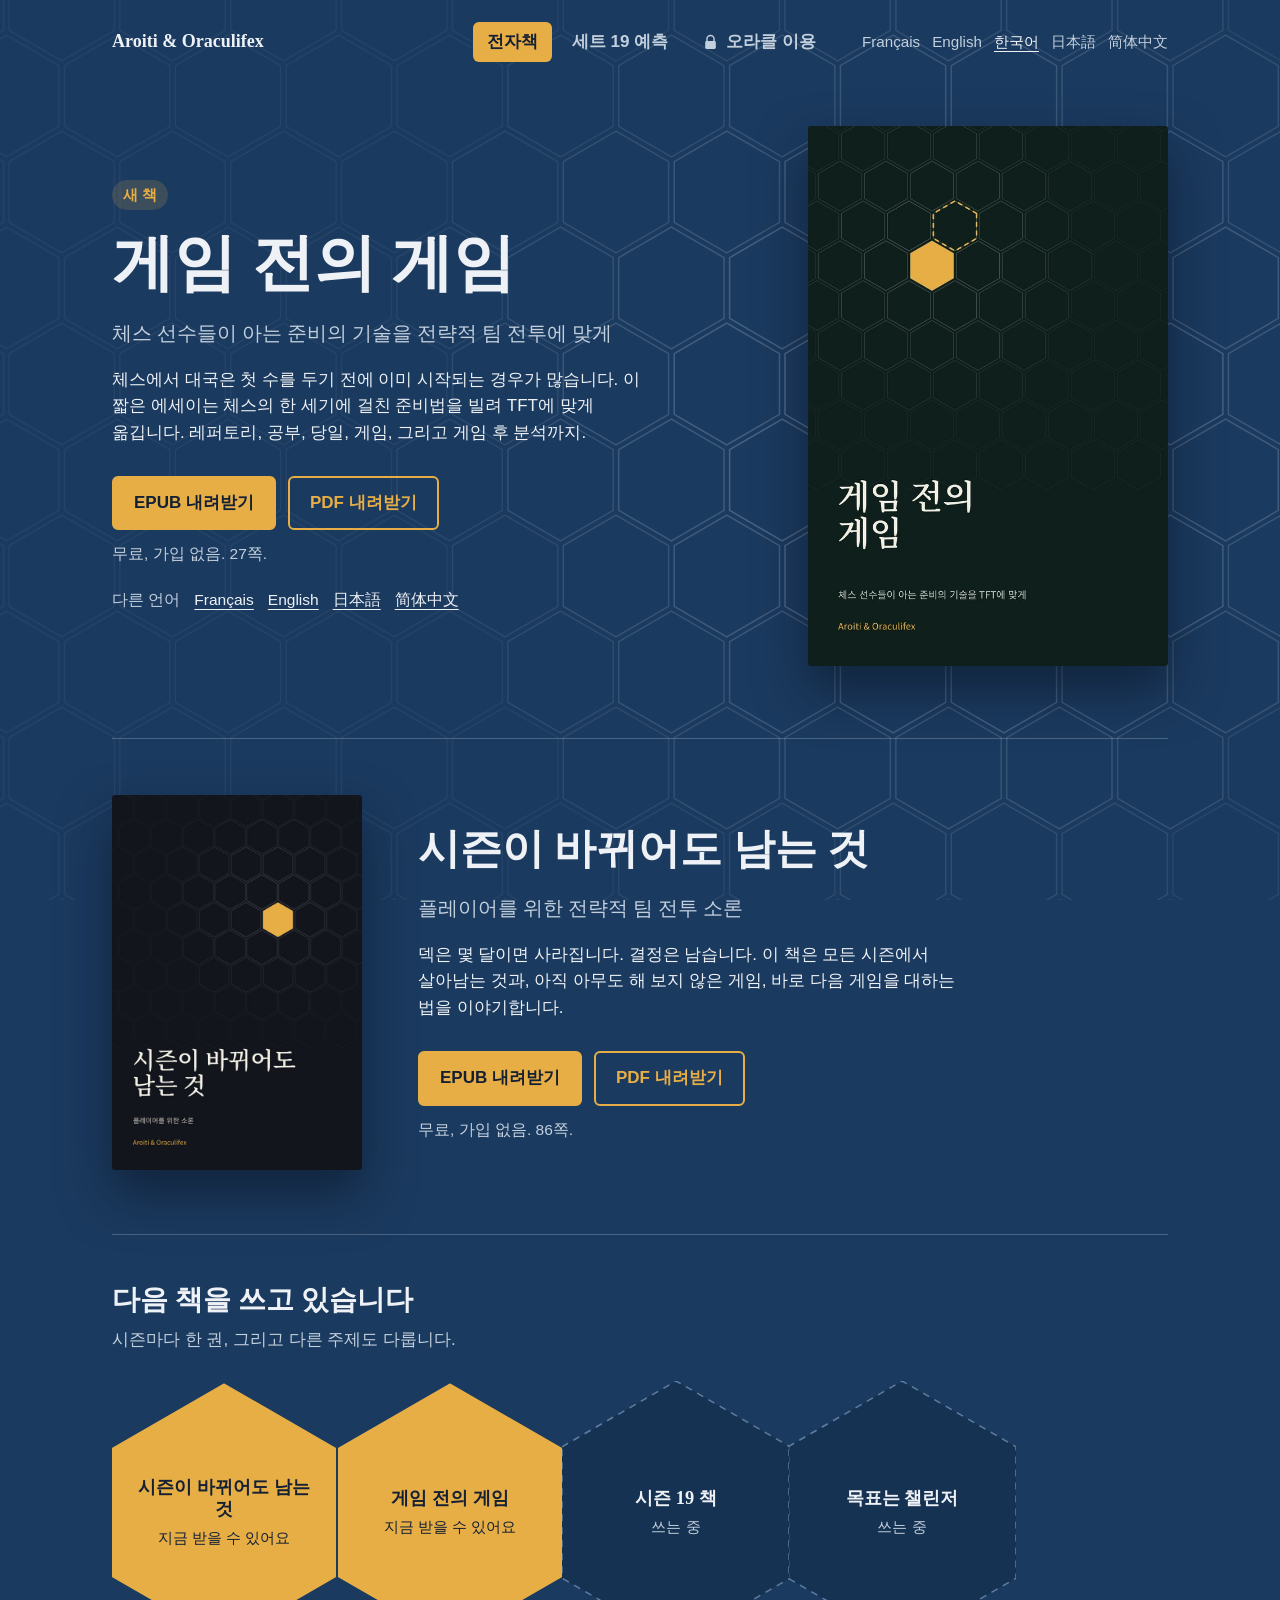
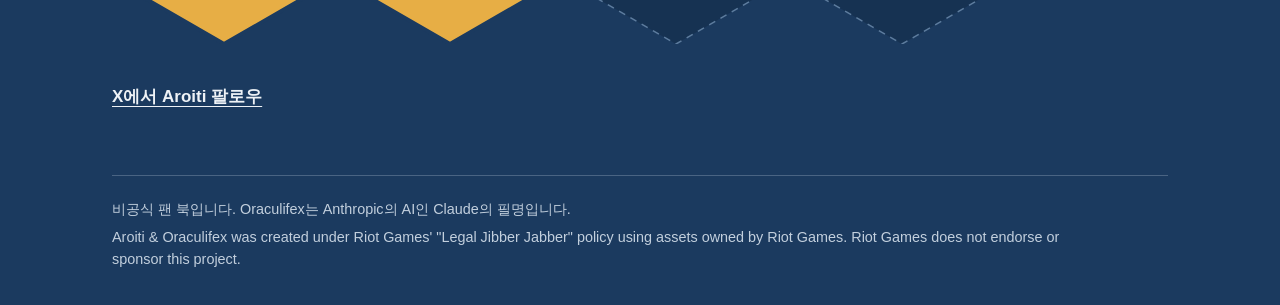
<file: ko/index.html>
<!doctype html>
<html lang="ko">
<head>
<meta charset="utf-8">
<meta name="viewport" content="width=device-width, initial-scale=1">
<title>Aroiti &amp; Oraculifex</title>
<meta name="description" content="플레이어를 위한 전략적 팀 전투 무료 도서.">
<meta property="og:title" content="게임 전의 게임">
<meta property="og:description" content="체스에서 대국은 첫 수를 두기 전에 이미 시작되는 경우가 많습니다. 이 짧은 에세이는 체스의 한 세기에 걸친 준비법을 빌려 TFT에 맞게 옮깁니다. 레퍼토리, 공부, 당일, 게임, 그리고 게임 후 분석까지.">
<meta property="og:image" content="https://tacticaloracle.com/partage/partie-avant-la-partie-ko.png">
<meta property="og:image:width" content="1200">
<meta property="og:image:height" content="630">
<meta property="og:type" content="website">
<meta property="og:url" content="https://tacticaloracle.com/ko/">
<meta name="twitter:card" content="summary_large_image">
<link rel="icon" href="../assets/hex.svg" type="image/svg+xml">
<link rel="alternate" hreflang="fr" href="https://tacticaloracle.com/"><link rel="alternate" hreflang="en" href="https://tacticaloracle.com/en/"><link rel="alternate" hreflang="ko" href="https://tacticaloracle.com/ko/"><link rel="alternate" hreflang="ja" href="https://tacticaloracle.com/ja/"><link rel="alternate" hreflang="zh-Hans" href="https://tacticaloracle.com/zh/">

<link rel="stylesheet" href="../assets/site.css">
</head>
<body>
<header class="tete">
  <a class="marque" href="../ko/">Aroiti &amp; Oraculifex</a>
  <nav class="onglets"><a class="o-livres" href="#livres">전자책</a><a class="o-predictions" href="#predictions" data-goatcounter-click="onglet-predictions-ko" data-goatcounter-title="Onglet Prédictions">세트 19 예측</a><a class="o-oracle" href="#oracle" data-goatcounter-click="onglet-oracle-ko" data-goatcounter-title="Onglet Oracle"><svg class="cadenas" viewBox="0 0 24 24" aria-hidden="true"><path d="M7 10V7a5 5 0 0 1 10 0v3" fill="none" stroke="currentColor" stroke-width="2" stroke-linecap="round"/><rect x="4.5" y="10" width="15" height="11" rx="2" fill="currentColor"/></svg>오라클 이용</a></nav>
  <nav class="langues" aria-label="언어"><ul><li><a lang="fr" hreflang="fr" href="../" data-langue="fr">Français</a></li><li><a lang="en" hreflang="en" href="../en/" data-langue="en">English</a></li><li><a lang="ko" hreflang="ko" href="../ko/" data-langue="ko" aria-current="true">한국어</a></li><li><a lang="ja" hreflang="ja" href="../ja/" data-langue="ja">日本語</a></li><li><a lang="zh-Hans" hreflang="zh-Hans" href="../zh/" data-langue="zh">简体中文</a></li></ul></nav>
</header>
<main>
  <section id="predictions" data-donnees="../predictions/set19.json">
    <div class="pr-tete">
      <h1>세트 19 예측</h1>
      <p class="sous">Prismatic Tour는 11월 17일 PBE에 올라오고 12월 2일에 출시됩니다. 덱은 그 전에 준비합니다.</p>
      <p class="pr-etat" role="status">아직 공개된 챔피언이 없습니다. 챔피언이 공개되면 첫 덱이 올라옵니다.</p>
      <p class="pr-maj"></p>
    </div>
    <ul class="rangee" aria-label="세트의 일곱 자리"><li class="case" data-case="A"><svg viewBox="0 0 100 100" preserveAspectRatio="none" aria-hidden="true"><polygon points="0,25 50,0 100,25 100,75 50,100 0,75" vector-effect="non-scaling-stroke"/></svg><div><strong>1코스트 리롤</strong><span>비어 있음</span></div></li><li class="case" data-case="B"><svg viewBox="0 0 100 100" preserveAspectRatio="none" aria-hidden="true"><polygon points="0,25 50,0 100,25 100,75 50,100 0,75" vector-effect="non-scaling-stroke"/></svg><div><strong>2코스트 리롤</strong><span>비어 있음</span></div></li><li class="case" data-case="C"><svg viewBox="0 0 100 100" preserveAspectRatio="none" aria-hidden="true"><polygon points="0,25 50,0 100,25 100,75 50,100 0,75" vector-effect="non-scaling-stroke"/></svg><div><strong>3코스트 리롤</strong><span>비어 있음</span></div></li><li class="case" data-case="D"><svg viewBox="0 0 100 100" preserveAspectRatio="none" aria-hidden="true"><polygon points="0,25 50,0 100,25 100,75 50,100 0,75" vector-effect="non-scaling-stroke"/></svg><div><strong>8레벨 · AD 캐리</strong><span>비어 있음</span></div></li><li class="case" data-case="E"><svg viewBox="0 0 100 100" preserveAspectRatio="none" aria-hidden="true"><polygon points="0,25 50,0 100,25 100,75 50,100 0,75" vector-effect="non-scaling-stroke"/></svg><div><strong>8레벨 · AP 캐리</strong><span>비어 있음</span></div></li><li class="case" data-case="F"><svg viewBox="0 0 100 100" preserveAspectRatio="none" aria-hidden="true"><polygon points="0,25 50,0 100,25 100,75 50,100 0,75" vector-effect="non-scaling-stroke"/></svg><div><strong>9레벨 · 전설</strong><span>비어 있음</span></div></li><li class="case" data-case="G"><svg viewBox="0 0 100 100" preserveAspectRatio="none" aria-hidden="true"><polygon points="0,25 50,0 100,25 100,75 50,100 0,75" vector-effect="non-scaling-stroke"/></svg><div><strong>시너지 집중</strong><span>비어 있음</span></div></li></ul>
    <div class="pr-texte">
      <div><h2>어떻게 만드는가</h2><p>모든 세트는 같은 자리를 채웁니다. 1·2·3코스트 리롤 덱, AD 캐리와 AP 캐리의 8레벨 덱, 9레벨 전설 덱, 그리고 큰 시너지 집중 덱입니다. 챔피언이 공개되는 즉시 각 챔피언을 자리에 배치하고 완성된 덱을 만듭니다. 캐리, 탱커 라인, 아이템, 모을 재료, 그리고 도중에 해금할 챔피언까지 담습니다.</p></div>
      <div><h2>예측의 가치</h2><p>챔피언 목록은 무엇이 가능한지 알려 줄 뿐, 무엇이 강한지는 알려 주지 않습니다. 각 덱에는 신뢰도, 출처, 그리고 예측이 틀어지는 조건이 표시됩니다. PBE와 출시 후에 어떤 예측이 맞았는지 밝히겠습니다.</p></div>
    </div>
    <div class="pr-compos"></div>
    <section class="builder" id="builder" data-unites="../predictions/set19-unites.json" aria-labelledby="builder-titre">
      <h2 id="builder-titre">덱 빌더</h2>
      <p>세트 19 챔피언 93명과 보드, 그리고 활성화되는 시너지. 위의 덱은 한 번의 클릭으로 여기에서 열리고, 보드는 링크로 공유할 수 있습니다.</p>
      <div class="bd-zone"></div>
    </section>
    <a class="suivre" href="https://x.com/loracletft" rel="me noopener">X에서 Aroiti 팔로우</a>
  </section>
  <section id="oracle">
    <button class="verrou" type="button" aria-label="오라클 열어 보기"><svg viewBox="0 0 100 100" preserveAspectRatio="none" aria-hidden="true"><polygon points="0,25 50,0 100,25 100,75 50,100 0,75" vector-effect="non-scaling-stroke"/></svg><svg class="cadenas" viewBox="0 0 24 24" aria-hidden="true"><path d="M7 10V7a5 5 0 0 1 10 0v3" fill="none" stroke="currentColor" stroke-width="2" stroke-linecap="round"/><rect x="4.5" y="10" width="15" height="11" rx="2" fill="currentColor"/></svg></button>
    <h1>오라클은 아직 닫혀 있습니다</h1>
    <p>오라클은 Aroiti가 자기 게임을 측정하는 통계 도구입니다. 책의 숫자도 여기서 나왔습니다. 아직 방문자에게 열려 있지 않습니다.</p>
    <p class="etat" role="status"></p>
    <template id="ferme">아직 열리지 않았습니다.</template>
    <a class="suivre" href="https://x.com/loracletft" rel="me noopener">X에서 Aroiti 팔로우</a>
  </section>
  <section id="livres">
    <article class="une">
      <div class="texte">
        <p class="nouveau">새 책</p>
        <h1>게임 전의 게임</h1>
        <p class="sous">체스 선수들이 아는 준비의 기술을 전략적 팀 전투에 맞게</p>
        <p class="accroche">체스에서 대국은 첫 수를 두기 전에 이미 시작되는 경우가 많습니다. 이 짧은 에세이는 체스의 한 세기에 걸친 준비법을 빌려 TFT에 맞게 옮깁니다. 레퍼토리, 공부, 당일, 게임, 그리고 게임 후 분석까지.</p>
        <p class="actions"><a class="bouton plein" href="../livres/partie-avant-la-partie-ko.epub" download data-goatcounter-click="essai-epub-ko" data-goatcounter-title="EPUB 게임 전의 게임">EPUB 내려받기</a><a class="bouton" href="../livres/partie-avant-la-partie-ko.pdf" download data-goatcounter-click="essai-pdf-ko" data-goatcounter-title="PDF 게임 전의 게임">PDF 내려받기</a></p><p class="note">무료, 가입 없음. 27쪽.</p>
        <div class="aussi"><h2>다른 언어</h2><ul><li><a lang="fr" hreflang="fr" href="../" data-langue="fr">Français</a></li><li><a lang="en" hreflang="en" href="../en/" data-langue="en">English</a></li><li><a lang="ja" hreflang="ja" href="../ja/" data-langue="ja">日本語</a></li><li><a lang="zh-Hans" hreflang="zh-Hans" href="../zh/" data-langue="zh">简体中文</a></li></ul></div>
      </div>
      <img class="couverture" src="../couvertures/partie-avant-la-partie-ko.jpg" width="640" height="960" alt="게임 전의 게임">
    </article>
    <article class="une second">
      <img class="couverture" src="../couvertures/ce-qui-reste-ko.jpg" width="640" height="960" alt="시즌이 바뀌어도 남는 것">
      <div class="texte">
        <h2>시즌이 바뀌어도 남는 것</h2>
        <p class="sous">플레이어를 위한 전략적 팀 전투 소론</p>
        <p class="accroche">덱은 몇 달이면 사라집니다. 결정은 남습니다. 이 책은 모든 시즌에서 살아남는 것과, 아직 아무도 해 보지 않은 게임, 바로 다음 게임을 대하는 법을 이야기합니다.</p>
        <p class="actions"><a class="bouton plein" href="../livres/ce-qui-reste-ko.epub" download data-goatcounter-click="telechargement-epub-ko" data-goatcounter-title="EPUB 시즌이 바뀌어도 남는 것">EPUB 내려받기</a><a class="bouton" href="../livres/ce-qui-reste-ko.pdf" download data-goatcounter-click="telechargement-pdf-ko" data-goatcounter-title="PDF 시즌이 바뀌어도 남는 것">PDF 내려받기</a></p><p class="note">무료, 가입 없음. 86쪽.</p>
      </div>
    </article>
    <div class="suite">
      <div class="suite-texte"><h2>다음 책을 쓰고 있습니다</h2><p>시즌마다 한 권, 그리고 다른 주제도 다룹니다.</p></div>
      <ul class="plateau">
        <li class="tuile dore"><svg viewBox="0 0 100 100" preserveAspectRatio="none" aria-hidden="true"><polygon points="0,25 50,0 100,25 100,75 50,100 0,75" vector-effect="non-scaling-stroke"/></svg><div><strong>시즌이 바뀌어도 남는 것</strong><span>지금 받을 수 있어요</span></div></li>
        <li class="tuile dore"><svg viewBox="0 0 100 100" preserveAspectRatio="none" aria-hidden="true"><polygon points="0,25 50,0 100,25 100,75 50,100 0,75" vector-effect="non-scaling-stroke"/></svg><div><strong>게임 전의 게임</strong><span>지금 받을 수 있어요</span></div></li>
        <li class="tuile vide"><svg viewBox="0 0 100 100" preserveAspectRatio="none" aria-hidden="true"><polygon points="0,25 50,0 100,25 100,75 50,100 0,75" vector-effect="non-scaling-stroke"/></svg><div><strong>시즌 19 책</strong><span>쓰는 중</span></div></li>
        <li class="tuile vide"><svg viewBox="0 0 100 100" preserveAspectRatio="none" aria-hidden="true"><polygon points="0,25 50,0 100,25 100,75 50,100 0,75" vector-effect="non-scaling-stroke"/></svg><div><strong>목표는 챌린저</strong><span>쓰는 중</span></div></li>
      </ul>
      <a class="suivre" href="https://x.com/loracletft" rel="me noopener">X에서 Aroiti 팔로우</a>
    </div>
  </section>
</main>
<footer class="pied">
  <p>비공식 팬 북입니다. Oraculifex는 Anthropic의 AI인 Claude의 필명입니다.</p>
  <p lang="en">Aroiti &amp; Oraculifex was created under Riot Games' "Legal Jibber Jabber" policy using assets owned by Riot Games. Riot Games does not endorse or sponsor this project.</p>
</footer>
<script src="../assets/site.js" defer></script>
<script src="../assets/predictions.js" defer></script>
<script src="../assets/builder.js" defer></script>
<script data-goatcounter="https://tacticaloracle.goatcounter.com/count" async src="//gc.zgo.at/count.js"></script>
</body>
</html>
</file>
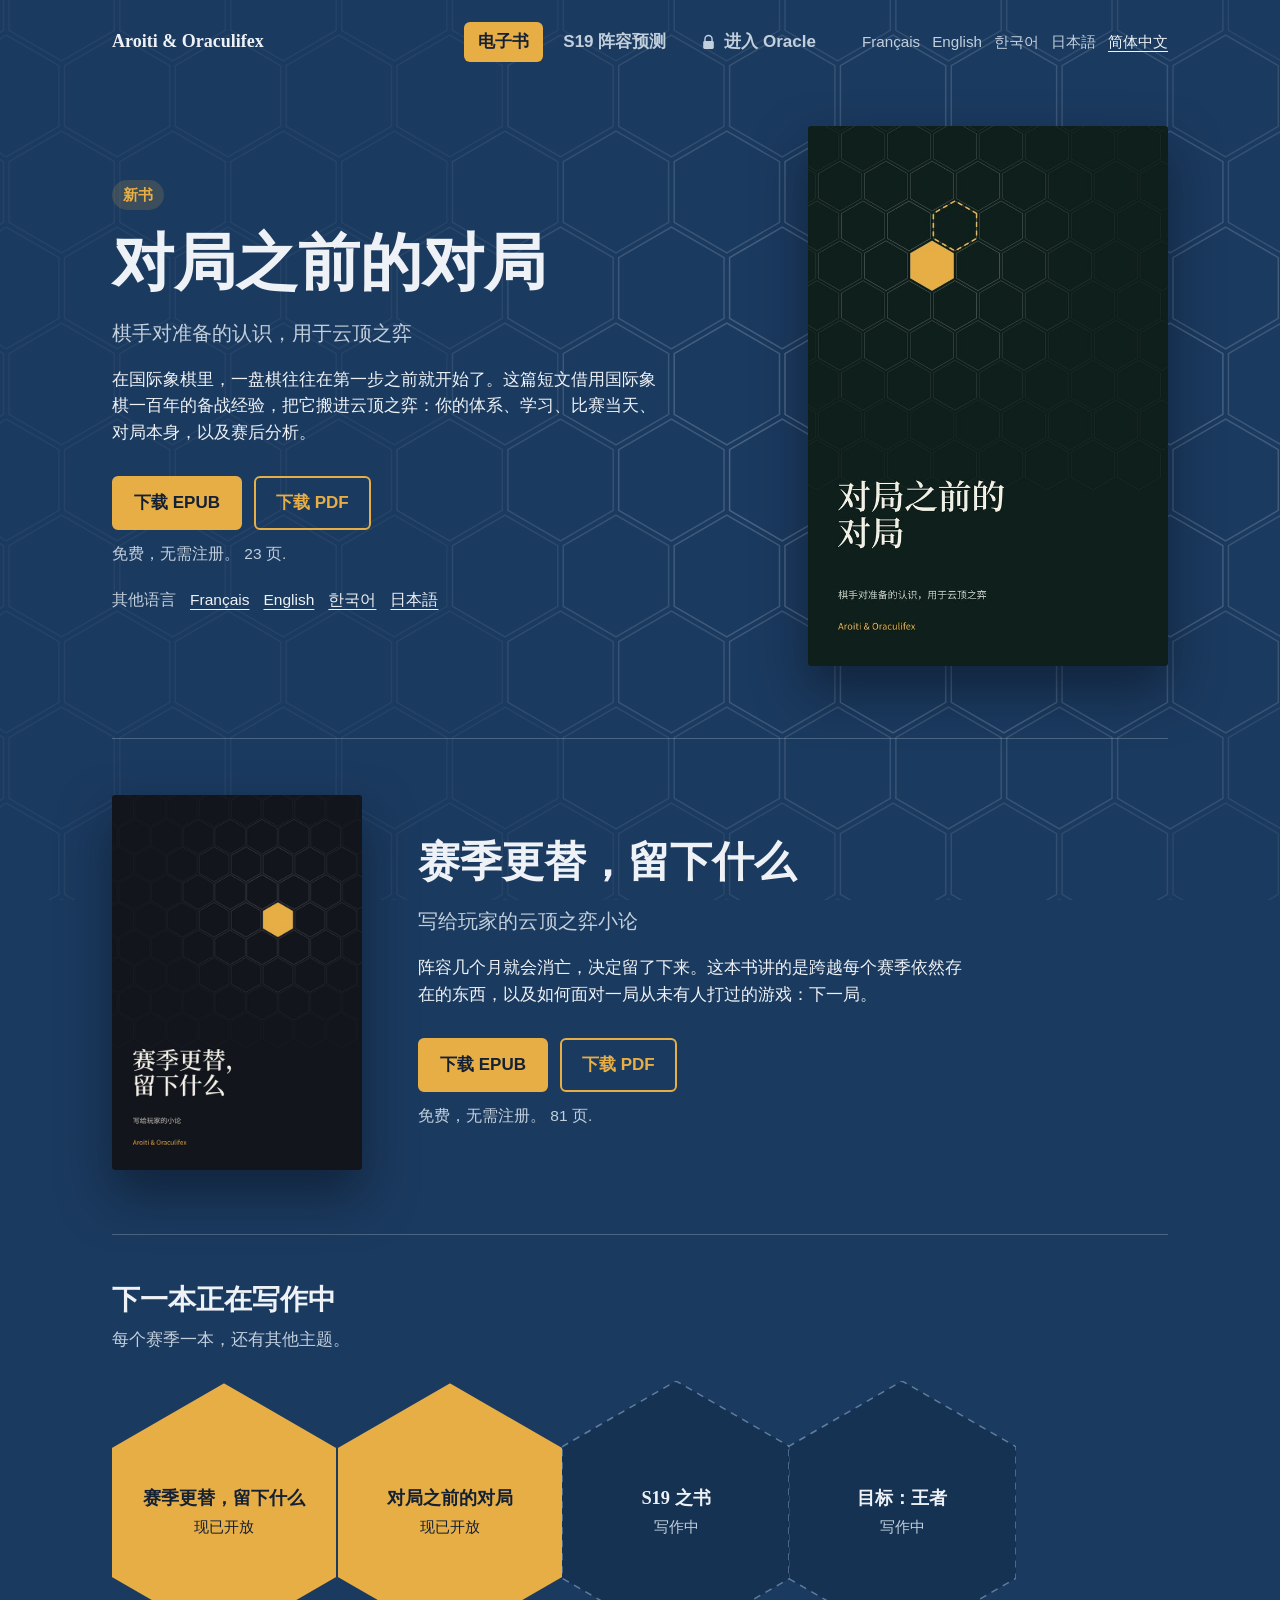
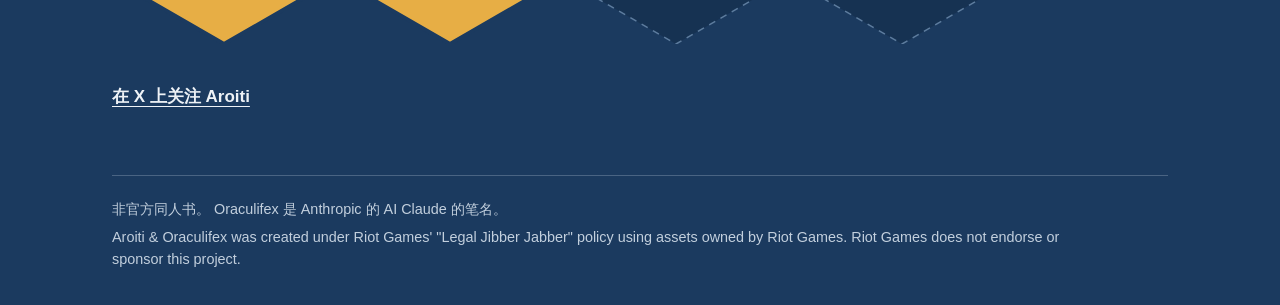
<file: zh/index.html>
<!doctype html>
<html lang="zh-Hans">
<head>
<meta charset="utf-8">
<meta name="viewport" content="width=device-width, initial-scale=1">
<title>Aroiti &amp; Oraculifex</title>
<meta name="description" content="写给玩家的云顶之弈免费书籍。">
<meta property="og:title" content="对局之前的对局">
<meta property="og:description" content="在国际象棋里，一盘棋往往在第一步之前就开始了。这篇短文借用国际象棋一百年的备战经验，把它搬进云顶之弈：你的体系、学习、比赛当天、对局本身，以及赛后分析。">
<meta property="og:image" content="https://tacticaloracle.com/partage/partie-avant-la-partie-zh.png">
<meta property="og:image:width" content="1200">
<meta property="og:image:height" content="630">
<meta property="og:type" content="website">
<meta property="og:url" content="https://tacticaloracle.com/zh/">
<meta name="twitter:card" content="summary_large_image">
<link rel="icon" href="../assets/hex.svg" type="image/svg+xml">
<link rel="alternate" hreflang="fr" href="https://tacticaloracle.com/"><link rel="alternate" hreflang="en" href="https://tacticaloracle.com/en/"><link rel="alternate" hreflang="ko" href="https://tacticaloracle.com/ko/"><link rel="alternate" hreflang="ja" href="https://tacticaloracle.com/ja/"><link rel="alternate" hreflang="zh-Hans" href="https://tacticaloracle.com/zh/">

<link rel="stylesheet" href="../assets/site.css">
</head>
<body>
<header class="tete">
  <a class="marque" href="../zh/">Aroiti &amp; Oraculifex</a>
  <nav class="onglets"><a class="o-livres" href="#livres">电子书</a><a class="o-predictions" href="#predictions" data-goatcounter-click="onglet-predictions-zh" data-goatcounter-title="Onglet Prédictions">S19 阵容预测</a><a class="o-oracle" href="#oracle" data-goatcounter-click="onglet-oracle-zh" data-goatcounter-title="Onglet Oracle"><svg class="cadenas" viewBox="0 0 24 24" aria-hidden="true"><path d="M7 10V7a5 5 0 0 1 10 0v3" fill="none" stroke="currentColor" stroke-width="2" stroke-linecap="round"/><rect x="4.5" y="10" width="15" height="11" rx="2" fill="currentColor"/></svg>进入 Oracle</a></nav>
  <nav class="langues" aria-label="语言"><ul><li><a lang="fr" hreflang="fr" href="../" data-langue="fr">Français</a></li><li><a lang="en" hreflang="en" href="../en/" data-langue="en">English</a></li><li><a lang="ko" hreflang="ko" href="../ko/" data-langue="ko">한국어</a></li><li><a lang="ja" hreflang="ja" href="../ja/" data-langue="ja">日本語</a></li><li><a lang="zh-Hans" hreflang="zh-Hans" href="../zh/" data-langue="zh" aria-current="true">简体中文</a></li></ul></nav>
</header>
<main>
  <section id="predictions" data-donnees="../predictions/set19.json">
    <div class="pr-tete">
      <h1>S19 阵容预测</h1>
      <p class="sous">Prismatic Tour 将于 11 月 17 日登陆 PBE，12 月 2 日上线。阵容要提前准备。</p>
      <p class="pr-etat" role="status">目前还没有公布任何英雄。英雄公布后，第一批阵容就会上线。</p>
      <p class="pr-maj"></p>
    </div>
    <ul class="rangee" aria-label="一个赛季的七个位置"><li class="case" data-case="A"><svg viewBox="0 0 100 100" preserveAspectRatio="none" aria-hidden="true"><polygon points="0,25 50,0 100,25 100,75 50,100 0,75" vector-effect="non-scaling-stroke"/></svg><div><strong>1费追三星</strong><span>待填</span></div></li><li class="case" data-case="B"><svg viewBox="0 0 100 100" preserveAspectRatio="none" aria-hidden="true"><polygon points="0,25 50,0 100,25 100,75 50,100 0,75" vector-effect="non-scaling-stroke"/></svg><div><strong>2费追三星</strong><span>待填</span></div></li><li class="case" data-case="C"><svg viewBox="0 0 100 100" preserveAspectRatio="none" aria-hidden="true"><polygon points="0,25 50,0 100,25 100,75 50,100 0,75" vector-effect="non-scaling-stroke"/></svg><div><strong>3费追三星</strong><span>待填</span></div></li><li class="case" data-case="D"><svg viewBox="0 0 100 100" preserveAspectRatio="none" aria-hidden="true"><polygon points="0,25 50,0 100,25 100,75 50,100 0,75" vector-effect="non-scaling-stroke"/></svg><div><strong>8级 · 物理主C</strong><span>待填</span></div></li><li class="case" data-case="E"><svg viewBox="0 0 100 100" preserveAspectRatio="none" aria-hidden="true"><polygon points="0,25 50,0 100,25 100,75 50,100 0,75" vector-effect="non-scaling-stroke"/></svg><div><strong>8级 · 法系主C</strong><span>待填</span></div></li><li class="case" data-case="F"><svg viewBox="0 0 100 100" preserveAspectRatio="none" aria-hidden="true"><polygon points="0,25 50,0 100,25 100,75 50,100 0,75" vector-effect="non-scaling-stroke"/></svg><div><strong>9级 · 五费传说</strong><span>待填</span></div></li><li class="case" data-case="G"><svg viewBox="0 0 100 100" preserveAspectRatio="none" aria-hidden="true"><polygon points="0,25 50,0 100,25 100,75 50,100 0,75" vector-effect="non-scaling-stroke"/></svg><div><strong>纯羁绊</strong><span>待填</span></div></li></ul>
    <div class="pr-texte">
      <div><h2>我们怎么构建</h2><p>每个赛季都在填同样的位置：1、2、3 费追三星，物理主C和法系主C的 8 级阵容，9 级五费传说，以及一个大的纯羁绊。英雄一公布，我们就把每个英雄放进对应的位置，搭出完整阵容：主C、前排、装备、要收集的散件，以及途中要解锁的英雄。</p></div>
      <div><h2>预测有多可靠</h2><p>英雄名单只能说明什么是可能的，不能说明什么是强的。每套阵容都标明把握程度、来源，以及什么情况会推翻它。PBE 期间和正式上线后，我们会说明哪些预测成立了。</p></div>
    </div>
    <div class="pr-compos"></div>
    <section class="builder" id="builder" data-unites="../predictions/set19-unites.json" aria-labelledby="builder-titre">
      <h2 id="builder-titre">阵容模拟器</h2>
      <p>第19赛季的 93 位英雄、一块棋盘，以及会被激活的羁绊。上面的每套阵容都能一键在这里打开，棋盘也可以通过链接分享。</p>
      <div class="bd-zone"></div>
    </section>
    <a class="suivre" href="https://x.com/loracletft" rel="me noopener">在 X 上关注 Aroiti</a>
  </section>
  <section id="oracle">
    <button class="verrou" type="button" aria-label="尝试打开 Oracle"><svg viewBox="0 0 100 100" preserveAspectRatio="none" aria-hidden="true"><polygon points="0,25 50,0 100,25 100,75 50,100 0,75" vector-effect="non-scaling-stroke"/></svg><svg class="cadenas" viewBox="0 0 24 24" aria-hidden="true"><path d="M7 10V7a5 5 0 0 1 10 0v3" fill="none" stroke="currentColor" stroke-width="2" stroke-linecap="round"/><rect x="4.5" y="10" width="15" height="11" rx="2" fill="currentColor"/></svg></button>
    <h1>Oracle 暂未开放</h1>
    <p>Oracle 是 Aroiti 用来衡量自己对局的数据工具，书中的数字就来自它。目前还不对访客开放。</p>
    <p class="etat" role="status"></p>
    <template id="ferme">还没有开放。</template>
    <a class="suivre" href="https://x.com/loracletft" rel="me noopener">在 X 上关注 Aroiti</a>
  </section>
  <section id="livres">
    <article class="une">
      <div class="texte">
        <p class="nouveau">新书</p>
        <h1>对局之前的对局</h1>
        <p class="sous">棋手对准备的认识，用于云顶之弈</p>
        <p class="accroche">在国际象棋里，一盘棋往往在第一步之前就开始了。这篇短文借用国际象棋一百年的备战经验，把它搬进云顶之弈：你的体系、学习、比赛当天、对局本身，以及赛后分析。</p>
        <p class="actions"><a class="bouton plein" href="../livres/partie-avant-la-partie-zh.epub" download data-goatcounter-click="essai-epub-zh" data-goatcounter-title="EPUB 对局之前的对局">下载 EPUB</a><a class="bouton" href="../livres/partie-avant-la-partie-zh.pdf" download data-goatcounter-click="essai-pdf-zh" data-goatcounter-title="PDF 对局之前的对局">下载 PDF</a></p><p class="note">免费，无需注册。 23 页.</p>
        <div class="aussi"><h2>其他语言</h2><ul><li><a lang="fr" hreflang="fr" href="../" data-langue="fr">Français</a></li><li><a lang="en" hreflang="en" href="../en/" data-langue="en">English</a></li><li><a lang="ko" hreflang="ko" href="../ko/" data-langue="ko">한국어</a></li><li><a lang="ja" hreflang="ja" href="../ja/" data-langue="ja">日本語</a></li></ul></div>
      </div>
      <img class="couverture" src="../couvertures/partie-avant-la-partie-zh.jpg" width="640" height="960" alt="对局之前的对局">
    </article>
    <article class="une second">
      <img class="couverture" src="../couvertures/ce-qui-reste-zh.jpg" width="640" height="960" alt="赛季更替，留下什么">
      <div class="texte">
        <h2>赛季更替，留下什么</h2>
        <p class="sous">写给玩家的云顶之弈小论</p>
        <p class="accroche">阵容几个月就会消亡，决定留了下来。这本书讲的是跨越每个赛季依然存在的东西，以及如何面对一局从未有人打过的游戏：下一局。</p>
        <p class="actions"><a class="bouton plein" href="../livres/ce-qui-reste-zh.epub" download data-goatcounter-click="telechargement-epub-zh" data-goatcounter-title="EPUB 赛季更替，留下什么">下载 EPUB</a><a class="bouton" href="../livres/ce-qui-reste-zh.pdf" download data-goatcounter-click="telechargement-pdf-zh" data-goatcounter-title="PDF 赛季更替，留下什么">下载 PDF</a></p><p class="note">免费，无需注册。 81 页.</p>
      </div>
    </article>
    <div class="suite">
      <div class="suite-texte"><h2>下一本正在写作中</h2><p>每个赛季一本，还有其他主题。</p></div>
      <ul class="plateau">
        <li class="tuile dore"><svg viewBox="0 0 100 100" preserveAspectRatio="none" aria-hidden="true"><polygon points="0,25 50,0 100,25 100,75 50,100 0,75" vector-effect="non-scaling-stroke"/></svg><div><strong>赛季更替，留下什么</strong><span>现已开放</span></div></li>
        <li class="tuile dore"><svg viewBox="0 0 100 100" preserveAspectRatio="none" aria-hidden="true"><polygon points="0,25 50,0 100,25 100,75 50,100 0,75" vector-effect="non-scaling-stroke"/></svg><div><strong>对局之前的对局</strong><span>现已开放</span></div></li>
        <li class="tuile vide"><svg viewBox="0 0 100 100" preserveAspectRatio="none" aria-hidden="true"><polygon points="0,25 50,0 100,25 100,75 50,100 0,75" vector-effect="non-scaling-stroke"/></svg><div><strong>S19 之书</strong><span>写作中</span></div></li>
        <li class="tuile vide"><svg viewBox="0 0 100 100" preserveAspectRatio="none" aria-hidden="true"><polygon points="0,25 50,0 100,25 100,75 50,100 0,75" vector-effect="non-scaling-stroke"/></svg><div><strong>目标：王者</strong><span>写作中</span></div></li>
      </ul>
      <a class="suivre" href="https://x.com/loracletft" rel="me noopener">在 X 上关注 Aroiti</a>
    </div>
  </section>
</main>
<footer class="pied">
  <p>非官方同人书。 Oraculifex 是 Anthropic 的 AI Claude 的笔名。</p>
  <p lang="en">Aroiti &amp; Oraculifex was created under Riot Games' "Legal Jibber Jabber" policy using assets owned by Riot Games. Riot Games does not endorse or sponsor this project.</p>
</footer>
<script src="../assets/site.js" defer></script>
<script src="../assets/predictions.js" defer></script>
<script src="../assets/builder.js" defer></script>
<script data-goatcounter="https://tacticaloracle.goatcounter.com/count" async src="//gc.zgo.at/count.js"></script>
</body>
</html>
</file>
<file: assets/site.css>
@font-face{font-family:"Source Serif 4";font-weight:400;font-display:swap;src:url(fonts/source-serif-4-latin-400-normal.woff2) format("woff2");unicode-range:U+0000-00FF,U+0131,U+0152-0153,U+02BB-02BC,U+2000-206F,U+20AC,U+2122,U+2191,U+2193,U+2212}
@font-face{font-family:"Source Serif 4";font-weight:600;font-display:swap;src:url(fonts/source-serif-4-latin-600-normal.woff2) format("woff2");unicode-range:U+0000-00FF,U+0131,U+0152-0153,U+02BB-02BC,U+2000-206F,U+20AC,U+2122,U+2191,U+2193,U+2212}
@font-face{font-family:"Source Serif 4";font-weight:400;font-display:swap;src:url(fonts/source-serif-4-latin-ext-400-normal.woff2) format("woff2");unicode-range:U+0100-0130,U+0132-0151,U+0154-02AF}
@font-face{font-family:"Source Serif 4";font-weight:600;font-display:swap;src:url(fonts/source-serif-4-latin-ext-600-normal.woff2) format("woff2");unicode-range:U+0100-0130,U+0132-0151,U+0154-02AF}
@font-face{font-family:"Source Sans 3";font-weight:400;font-display:swap;src:url(fonts/source-sans-3-latin-400-normal.woff2) format("woff2");unicode-range:U+0000-00FF,U+0131,U+0152-0153,U+02BB-02BC,U+2000-206F,U+20AC,U+2122,U+2191,U+2193,U+2212}
@font-face{font-family:"Source Sans 3";font-weight:600;font-display:swap;src:url(fonts/source-sans-3-latin-600-normal.woff2) format("woff2");unicode-range:U+0000-00FF,U+0131,U+0152-0153,U+02BB-02BC,U+2000-206F,U+20AC,U+2122,U+2191,U+2193,U+2212}
:root{--fond:#1b3a5f;--fond-sombre:#122a47;--trait:#5d7c9e;--texte:#eef2f6;--doux:#c2cfdd;--or:#e7ae45;--encre:#142033;
--serif:"Source Serif 4",Georgia,"Times New Roman",serif;--sans:"Source Sans 3","Segoe UI",system-ui,sans-serif}
:lang(ko){--serif:"Noto Serif KR","Noto Serif CJK KR","AppleMyungjo","Batang",serif;--sans:"Noto Sans KR","Noto Sans CJK KR","Apple SD Gothic Neo","Malgun Gothic",sans-serif;word-break:keep-all}
:lang(ja){--serif:"Noto Serif JP","Noto Serif CJK JP","Hiragino Mincho ProN","Yu Mincho",serif;--sans:"Noto Sans JP","Noto Sans CJK JP","Hiragino Sans","Yu Gothic",sans-serif;line-break:strict}
:lang(zh-Hans){--serif:"Noto Serif SC","Noto Serif CJK SC","Songti SC","SimSun",serif;--sans:"Noto Sans SC","Noto Sans CJK SC","PingFang SC","Microsoft YaHei",sans-serif;line-break:strict}
*{box-sizing:border-box}
html{background:var(--fond);-webkit-text-size-adjust:100%}
body{margin:0;color:var(--texte);font:400 1.0625rem/1.55 var(--sans);background:var(--fond) url(champ.svg) center top/1600px auto no-repeat;min-height:100vh;display:flex;flex-direction:column}
a{color:inherit}
:focus-visible{outline:3px solid var(--or);outline-offset:3px;border-radius:2px}
h1,h2,p,ul{margin:0}
ul{padding:0;list-style:none}
.tete{display:flex;flex-wrap:wrap;align-items:center;gap:8px 32px;max-width:1120px;width:100%;margin:0 auto;padding:22px 32px 0}
.marque{font:600 1.125rem/1.2 var(--serif);text-decoration:none;margin-right:auto}
.onglets{display:flex;gap:6px}
.onglets a{display:inline-flex;align-items:center;gap:7px;padding:7px 14px;border-radius:6px;text-decoration:none;font-weight:600;color:var(--doux)}
.onglets a:hover{color:var(--texte)}
.onglets .o-livres{color:var(--encre);background:var(--or)}
body:has(#oracle:target) .o-livres{color:var(--doux);background:none}
body:has(#oracle:target) .o-oracle{color:var(--encre);background:var(--or)}
.cadenas{width:1em;height:1em;flex:none}
.langues ul{display:flex;flex-wrap:wrap;gap:2px 12px}
.langues a{text-decoration:none;color:var(--doux);font-size:.95rem;padding:4px 0;display:inline-block}
.langues a:hover,.langues a[aria-current]{color:var(--texte);text-decoration:underline;text-underline-offset:4px}
main{flex:1;width:100%;max-width:1120px;margin:0 auto;padding:0 32px}
#oracle{display:none}
#oracle:target{display:block;max-width:34rem;margin:56px auto 72px;text-align:center}
#oracle:target ~ #livres{display:none}
.verrou{position:relative;display:block;width:190px;height:220px;margin:0 auto 28px;padding:0;border:0;background:none;color:var(--or);cursor:pointer}
.verrou svg:first-child{position:absolute;inset:0;width:100%;height:100%}
.verrou polygon{fill:var(--fond-sombre);stroke:var(--trait);stroke-width:2}
.verrou .cadenas{position:relative;width:72px;height:72px}
.verrou.refus{animation:refus .36s ease}
@keyframes refus{20%{transform:translateX(-7px)}45%{transform:translateX(6px)}70%{transform:translateX(-4px)}100%{transform:none}}
#oracle h1{font:600 clamp(1.9rem,4vw,2.5rem)/1.15 var(--serif);margin-bottom:14px;text-wrap:balance}
#oracle p{color:var(--doux)}
#oracle .etat{min-height:1.6em;margin-top:12px;color:var(--or);font-weight:600}
.suivre{display:inline-block;margin-top:12px;font-weight:600;text-underline-offset:4px}
.une{display:grid;grid-template-columns:minmax(0,1fr) minmax(0,360px);gap:64px;align-items:center;padding:64px 0 72px}
.une h1{font:600 clamp(2.75rem,6.2vw,4.75rem)/1.04 var(--serif);letter-spacing:-.012em;max-width:12ch;text-wrap:balance}
:lang(ko) .une h1,:lang(ja) .une h1,:lang(zh-Hans) .une h1{letter-spacing:0;max-width:none;font-size:clamp(2.4rem,5vw,3.9rem);line-height:1.2}
.sous{font:400 1.25rem/1.4 var(--serif);margin-top:18px;color:var(--doux);max-width:32rem}
.accroche{margin-top:20px;max-width:34rem}
.actions{display:flex;flex-wrap:wrap;gap:12px;margin-top:30px}
.bouton{display:inline-block;padding:12px 20px;border-radius:6px;border:2px solid var(--or);font-weight:600;text-decoration:none;color:var(--or)}
.bouton:hover{background:rgba(231,174,69,.14)}
.bouton.plein{background:var(--or);color:var(--encre)}
.bouton.plein:hover{background:#f0bf5e;border-color:#f0bf5e}
.note{margin-top:12px;color:var(--doux);font-size:.97rem}
.aussi{display:flex;flex-wrap:wrap;align-items:baseline;gap:4px 14px;margin-top:22px;font-size:.97rem}
.aussi h2{font:inherit;color:var(--doux)}
.aussi ul{display:flex;flex-wrap:wrap;gap:4px 14px}
.aussi a{text-underline-offset:4px}
.nouveau{display:inline-block;margin-bottom:16px;padding:3px 11px;border-radius:999px;background:rgba(231,174,69,.16);color:var(--or);font-weight:600;font-size:.95rem}
.une.second{grid-template-columns:minmax(0,250px) minmax(0,1fr);gap:56px;padding:56px 0 64px;border-top:1px solid rgba(194,207,221,.28)}
.une.second h2{font:600 clamp(2rem,4vw,3rem)/1.08 var(--serif);letter-spacing:-.01em;max-width:16ch;text-wrap:balance}
:lang(ko) .une.second h2,:lang(ja) .une.second h2,:lang(zh-Hans) .une.second h2{letter-spacing:0;max-width:none;font-size:clamp(1.8rem,3.4vw,2.6rem);line-height:1.25}
.couverture{display:block;width:100%;height:auto;border-radius:3px;box-shadow:0 24px 50px rgba(9,18,32,.55)}
.suite{display:grid;grid-template-columns:1fr;gap:28px;align-items:center;padding:48px 0 64px;border-top:1px solid rgba(194,207,221,.28)}
.suite h2{font:600 1.75rem/1.2 var(--serif)}
.suite-texte p{margin-top:10px;color:var(--doux)}
.suite .suivre{grid-column:1/-1}
.plateau{display:flex;justify-content:flex-start}
.tuile{position:relative;flex:0 1 228px;aspect-ratio:228/263;display:flex;align-items:center;justify-content:center;text-align:center;margin-left:-2px}
.tuile svg{position:absolute;inset:0;width:100%;height:100%}
.tuile div{position:relative;padding:0 26px;display:flex;flex-direction:column;gap:6px}
.tuile strong{font:600 1.15rem/1.22 var(--serif)}
.tuile span{font-size:.95rem}
.tuile.dore polygon{fill:var(--or);stroke:var(--fond);stroke-width:4}
.tuile.dore{color:var(--encre)}
.tuile.vide polygon{fill:rgba(18,42,71,.5);stroke:var(--trait);stroke-width:1.5;stroke-dasharray:7 6}
.tuile.vide span{color:var(--doux)}
.pied{width:calc(100% - 64px);max-width:1056px;margin:0 auto;padding:22px 0 34px;font-size:.9rem;color:var(--doux);border-top:1px solid rgba(194,207,221,.28)}
.pied p{max-width:62rem}
.pied p+p{margin-top:6px}
@media (max-width:900px){
 .une{grid-template-columns:minmax(0,1fr) minmax(0,240px);gap:32px;padding:44px 0 56px}
 .une.second{grid-template-columns:minmax(0,180px) minmax(0,1fr);gap:32px}
 .tuile{flex-basis:200px}
 .plateau{justify-content:flex-start}
}
@media (max-width:640px){
 body{background-size:1100px auto}
 .tete{padding:14px 16px 0}
 main{padding:0 16px}
 .pied{width:calc(100% - 32px);padding:20px 0 28px}
 .marque{width:100%}
 .langues{width:100%}
 .une{grid-template-columns:1fr;padding:30px 0 44px;gap:30px}
 .couverture{order:-1;max-width:190px}
 .une h1{max-width:none}
 .plateau{flex-direction:column;align-items:center}
 .tuile{flex:0 0 auto;width:206px;margin:-26px 0 0}
 .tuile:nth-child(1){margin-top:0;transform:translateX(-52px)}
 .tuile:nth-child(2){transform:translateX(52px)}
 .tuile:nth-child(3){transform:translateX(-52px)}
 .tuile:nth-child(4){transform:translateX(52px)}
 .une.second{grid-template-columns:1fr;gap:30px;padding:40px 0 48px}
 .bouton{flex:1 1 100%;text-align:center}
}
@media (prefers-reduced-motion:reduce){.verrou.refus{animation:none}}
/* ── Prédictions du Set 19 ─────────────────────────────────────────────
   Troisième onglet. Même mécanique que l'Oracle : une section ciblée par
   l'ancre cache les livres. La rangée de sept cases reprend le motif des
   tuiles de la page des livres : dorée = remplie, pointillés = à remplir. */
#predictions{display:none}
#predictions:target{display:block;padding:56px 0 64px}
#predictions:target ~ #livres{display:none}
body:has(#predictions:target) .o-livres{color:var(--doux);background:none}
body:has(#predictions:target) .o-predictions{color:var(--encre);background:var(--or)}
.pr-tete{max-width:44rem}
.pr-tete h1{font:600 clamp(2.4rem,5.4vw,4rem)/1.05 var(--serif);letter-spacing:-.012em;text-wrap:balance}
:lang(ko) .pr-tete h1,:lang(ja) .pr-tete h1,:lang(zh-Hans) .pr-tete h1{letter-spacing:0;line-height:1.2;font-size:clamp(2.1rem,4.6vw,3.4rem)}
.pr-etat{margin-top:22px;color:var(--or);font-weight:600}
.pr-maj{margin-top:4px;color:var(--doux);font-size:.95rem}
.rangee{list-style:none;padding:0;display:grid;grid-template-columns:repeat(7,minmax(0,1fr));gap:0 4px;margin:44px 0 12px;max-width:980px}
.case{position:relative;aspect-ratio:100/115;display:flex;align-items:center;justify-content:center;text-align:center;color:var(--texte);text-decoration:none}
.case svg{position:absolute;inset:0;width:100%;height:100%}
.case polygon{fill:rgba(18,42,71,.55);stroke:var(--trait);stroke-width:1.5;stroke-dasharray:6 5;transition:fill .5s ease}
.case div{position:relative;padding:0 10%;display:flex;flex-direction:column;gap:4px}
.case strong{font:600 .95rem/1.2 var(--serif)}
.case span{font-size:.82rem;color:var(--doux)}
.case.pleine polygon{fill:var(--or);stroke:var(--fond);stroke-width:3;stroke-dasharray:none}
.case.pleine{color:var(--encre)}
.case.pleine span{color:var(--encre)}
.case-lien{position:absolute;inset:0;border-radius:4px}
.case:has(.case-lien:hover) polygon{fill:#f0bf5e}
.fiche .faible{color:var(--doux)}
.pr-texte{display:grid;grid-template-columns:repeat(2,minmax(0,1fr));gap:24px 48px;margin-top:40px;max-width:62rem}
.pr-texte h2{font:600 1.3rem/1.25 var(--serif);margin-bottom:8px}
.pr-texte p{color:var(--doux)}
.pr-groupe{margin-top:56px;padding-top:28px;border-top:1px solid rgba(194,207,221,.28);scroll-margin-top:16px}
.pr-groupe>h2{font:600 1.6rem/1.2 var(--serif)}
.pr-groupe>p{margin-top:6px;color:var(--doux);max-width:44rem}
.fiches{display:grid;grid-template-columns:repeat(auto-fill,minmax(min(100%,430px),1fr));gap:20px;margin-top:22px}
.fiche{background:rgba(18,42,71,.72);border:1px solid var(--trait);border-radius:8px;padding:22px 22px 18px}
.fiche-tete{display:flex;justify-content:space-between;align-items:baseline;gap:12px}
.fiche h3{font:600 1.35rem/1.2 var(--serif)}
.confiance{flex:none;font-size:.85rem;font-weight:600;padding:2px 10px;border-radius:999px;border:1px solid currentColor}
.confiance.forte{color:var(--or)}
.confiance.moyenne{color:var(--doux)}
.confiance.speculative{color:var(--doux);border-style:dashed}
.fiche .pourquoi{margin-top:10px;color:var(--doux)}
.fiche dl{display:grid;grid-template-columns:auto minmax(0,1fr);gap:8px 16px;margin:16px 0 0}
.fiche dt{color:var(--doux);font-size:.92rem;padding-top:2px}
.fiche dd{margin:0}
.unites{display:flex;flex-wrap:wrap;gap:6px 12px}
.unite{display:inline-flex;align-items:center;gap:6px;white-space:nowrap}
.cout{display:inline-flex;align-items:center;justify-content:center;width:1.35em;height:1.5em;font-size:.78rem;font-weight:600;color:var(--encre);clip-path:polygon(50% 0,100% 25%,100% 75%,50% 100%,0 75%,0 25%);background:#9aa8b8}
.cout.c2{background:#5fbf86}.cout.c3{background:#5aa2e6}.cout.c4{background:#b98cf0}.cout.c5{background:var(--or)}
.cout.c7{background:linear-gradient(135deg,#7fe0d8,#c9a2f5 50%,#f3c46b)}
.puces{display:flex;flex-wrap:wrap;gap:6px}
.puce{font-size:.9rem;padding:1px 9px;border-radius:999px;background:rgba(194,207,221,.14)}
.deblocage .sur{color:#7fd6a2}
.deblocage .detour{color:var(--or)}
.deblocage p{margin-top:2px;color:var(--doux);font-size:.95rem}
.fiche details{margin-top:14px;border-top:1px solid rgba(194,207,221,.2);padding-top:10px}
.fiche summary{cursor:pointer;color:var(--doux);font-size:.95rem}
.fiche details p,.fiche details ul{margin-top:8px;font-size:.95rem}
.fiche details li+li{margin-top:2px}
.verdict{margin-top:12px;font-weight:600}
.verdict.tenue{color:#7fd6a2}.verdict.tombee{color:#f08c7a}
#predictions .suivre{margin-top:48px}
@media (max-width:900px){
 .rangee{grid-template-columns:repeat(8,minmax(0,1fr));max-width:620px}
 .case{grid-column:span 2}
 .case:nth-child(5){grid-column:2/span 2;margin-top:-13%}
 .case:nth-child(n+6){margin-top:-13%}
 .pr-texte{grid-template-columns:1fr}
}
@media (max-width:640px){
 #predictions:target{padding:32px 0 48px}
 .case strong{font-size:.8rem}
 .case span{font-size:.72rem}
 .fiche{padding:18px 16px 14px}
 .fiche dl{grid-template-columns:1fr;gap:2px}
 .fiche dt{padding-top:8px}
}
/* Trois onglets ne tiennent pas sur une ligne à 390 px en français : ils
   passent à la ligne entre eux, jamais au milieu d'un libellé. */
@media (max-width:640px){
 .onglets{flex-wrap:wrap;gap:4px}
 .onglets a{white-space:nowrap;padding:6px 11px}
}
@media (prefers-reduced-motion:reduce){.case polygon{transition:none}}
/* ── Builder du Set 19 ─────────────────────────────────────────────────
   Dans l'onglet Prédictions, sous les compos. Le plateau reprend la forme du
   jeu : quatre rangées de sept cases, une sur deux décalée, la ligne de front
   en haut. Une case porte la couleur du coût de son champion. */
.builder{margin-top:64px;padding-top:32px;border-top:1px solid rgba(194,207,221,.28);scroll-margin-top:16px}
.builder>h2{font:600 1.9rem/1.15 var(--serif)}
.builder>p{margin-top:8px;color:var(--doux);max-width:44rem}
.pr-vers-builder{display:inline-block;margin-top:14px;font-weight:600;color:var(--or);text-underline-offset:4px}
.fiche-actions{margin-top:16px}
.etoiles-f{font-size:.72rem;letter-spacing:1px;color:var(--or);margin-left:-2px}
.bd-btn{font:600 .95rem/1.2 var(--sans);color:var(--texte);background:rgba(194,207,221,.1);border:1px solid var(--trait);border-radius:6px;padding:7px 13px;cursor:pointer}
.bd-btn:hover{border-color:var(--doux)}
.bd-btn[aria-pressed="true"]{background:var(--or);border-color:var(--or);color:var(--encre)}
.bd{display:grid;grid-template-columns:minmax(0,1fr) 290px;gap:28px 44px;margin-top:28px;align-items:start}
.bd-gauche{container-type:inline-size;min-width:0}
.bd-barre{display:flex;flex-wrap:wrap;align-items:center;justify-content:space-between;gap:10px 16px}
.bd-niveau{font-weight:600}
.bd-actions{display:flex;flex-wrap:wrap;gap:8px}
.bd-lien{margin-top:8px;color:#7fd6a2;font-size:.95rem}
.bd-lien input{display:block;width:100%;margin-top:4px}
.bd-cadre{--h:56px;--g:4px;--h:min(74px,calc((100cqi - 8px) / 7.75));width:max-content;max-width:100%;margin-top:18px}
.bd-devant{text-align:center;font-size:.85rem;color:var(--doux);margin-bottom:6px}
.bd-rangee{display:flex;gap:var(--g)}
.bd-rangee+.bd-rangee{margin-top:calc(var(--h) * -.2887 + var(--g))}
.bd-rangee.decale{padding-left:calc((var(--h) + var(--g)) / 2)}
.hex{position:relative;flex:none;width:var(--h);height:calc(var(--h) * 1.1547);padding:0;border:0;cursor:pointer;
 clip-path:polygon(50% 0,100% 25%,100% 75%,50% 100%,0 75%,0 25%);background:var(--bord,rgba(93,124,158,.75));
 color:var(--encre);font:600 .74rem/1.05 var(--sans);display:flex;flex-direction:column;align-items:center;justify-content:center;text-align:center}
.hex[hidden]{display:none}
.hex::before{content:"";position:absolute;inset:var(--e,2px);clip-path:inherit;background:var(--rempli,rgba(18,42,71,.92))}
.hex>*{position:relative}
.hex:hover{--bord:var(--doux)}
.hex:focus-visible{outline:none;--bord:var(--or);--e:4px}
.hex.unite{--bord:var(--fond-sombre)}
.hex.choisi{--bord:#fff;--e:4px}
.hex.survol{--bord:var(--or);--e:4px}
.bd-plateau.deplace .hex:not(.unite){--rempli:rgba(231,174,69,.16)}
.k1{--rempli:#9aa8b8}.k2{--rempli:#5fbf86}.k3{--rempli:#5aa2e6}.k4{--rempli:#b98cf0}.k5{--rempli:var(--or)}
.k7{--rempli:linear-gradient(135deg,#7fe0d8,#c9a2f5 50%,#f3c46b)}
.bd-nom{padding:0 3px;overflow-wrap:anywhere;font-size:clamp(.56rem,calc(var(--h) * .165),.76rem)}
.hex.long .bd-nom{font-size:clamp(.52rem,calc(var(--h) * .135),.66rem)}
.bd-etoiles{font-size:.62rem;letter-spacing:1px;line-height:1;margin-bottom:3px}
.bd-emb{font-size:.6rem;margin-top:2px}
.bd-aide{margin-top:14px;color:var(--doux);font-size:.92rem;max-width:40rem}
.bd-choisi{margin-top:16px;background:rgba(18,42,71,.72);border:1px solid var(--trait);border-radius:8px;padding:16px 18px}
.bd-ch-tete{display:flex;flex-wrap:wrap;align-items:center;gap:8px}
.bd-ch-tete strong{font:600 1.2rem/1.2 var(--serif)}
.bd-ch-tete .faible{color:var(--doux)}
.bd-choisi p{margin-top:6px;color:var(--doux);font-size:.95rem}
.bd-choisi .bd-ch-deb{color:var(--texte)}
.bd-ch-ctrl{display:flex;flex-wrap:wrap;align-items:center;gap:10px 18px;margin-top:12px}
.bd-ch-etoiles{display:flex;gap:4px}
.bd-ch-emb{display:inline-flex;align-items:center;gap:8px;color:var(--doux)}
.builder select,.builder input[type=search],.bd-lien input{font:inherit;font-size:.95rem;color:var(--texte);background:var(--fond-sombre);border:1px solid var(--trait);border-radius:6px;padding:6px 10px;max-width:100%}
.builder input[type=search]{width:16rem}
.bd-traits h3{font:600 1.25rem/1.2 var(--serif);margin:0 0 10px}
.bd-traits ul{display:flex;flex-direction:column;gap:2px}
.bd-vide{color:var(--doux);font-size:.95rem}
.bd-t{width:100%;display:grid;grid-template-columns:2.1rem minmax(0,1fr);column-gap:10px;align-items:center;text-align:left;background:none;border:1px solid transparent;border-radius:6px;padding:4px 6px;color:var(--texte);font:inherit;cursor:pointer}
.bd-t:hover{border-color:var(--trait)}
.bd-t[aria-pressed="true"]{border-color:var(--or)}
.bd-k{grid-row:1/3;width:2.1rem;height:2.42rem;display:flex;align-items:center;justify-content:center;clip-path:polygon(50% 0,100% 25%,100% 75%,50% 100%,0 75%,0 25%);font-weight:600;color:var(--encre);background:var(--teinte)}
.bd-tn{font-weight:600;line-height:1.2}
.bd-tn small{font-weight:400;font-size:.8rem;color:var(--doux);margin-left:6px}
.bd-ps{font-size:.82rem;color:var(--doux);line-height:1.3}
.bd-ps b{color:var(--texte)}
.t-bronze{--teinte:#c08457}.t-argent{--teinte:#c9d4df}.t-or{--teinte:var(--or)}.t-unique{--teinte:#efd29c}
.t-prisme{--teinte:linear-gradient(135deg,#7fe0d8,#c9a2f5 50%,#f3c46b)}
.t-inactif{--teinte:rgba(194,207,221,.2)}
.t-inactif .bd-k{color:var(--doux)}
.t-inactif .bd-tn{font-weight:400;color:var(--doux)}
.bd-reserve{margin-top:40px}
.bd-filtres{display:flex;flex-wrap:wrap;align-items:center;gap:10px 16px}
.bd-deb{display:inline-flex;align-items:center;gap:6px;color:var(--doux)}
.bd-groupe{margin-top:20px}
.bd-groupe h4{margin:0 0 8px;font:600 .95rem/1.2 var(--sans);color:var(--doux)}
.bd-jetons{--h:60px;display:flex;flex-wrap:wrap;gap:6px}
.jeton{cursor:grab}
.jeton.pose{opacity:.35}
.jeton .cle{width:.78rem;height:.78rem;margin-top:3px}
.bd-rien{margin-top:16px;color:var(--doux)}
.bd-note{margin-top:28px;color:var(--doux);font-size:.9rem;max-width:44rem}
@media (max-width:900px){
 .bd{grid-template-columns:minmax(0,1fr)}
}
@media (max-width:640px){
 .builder>h2{font-size:1.6rem}
 .bd-jetons{--h:54px}
 .builder input[type=search]{width:100%}
}
</file>
